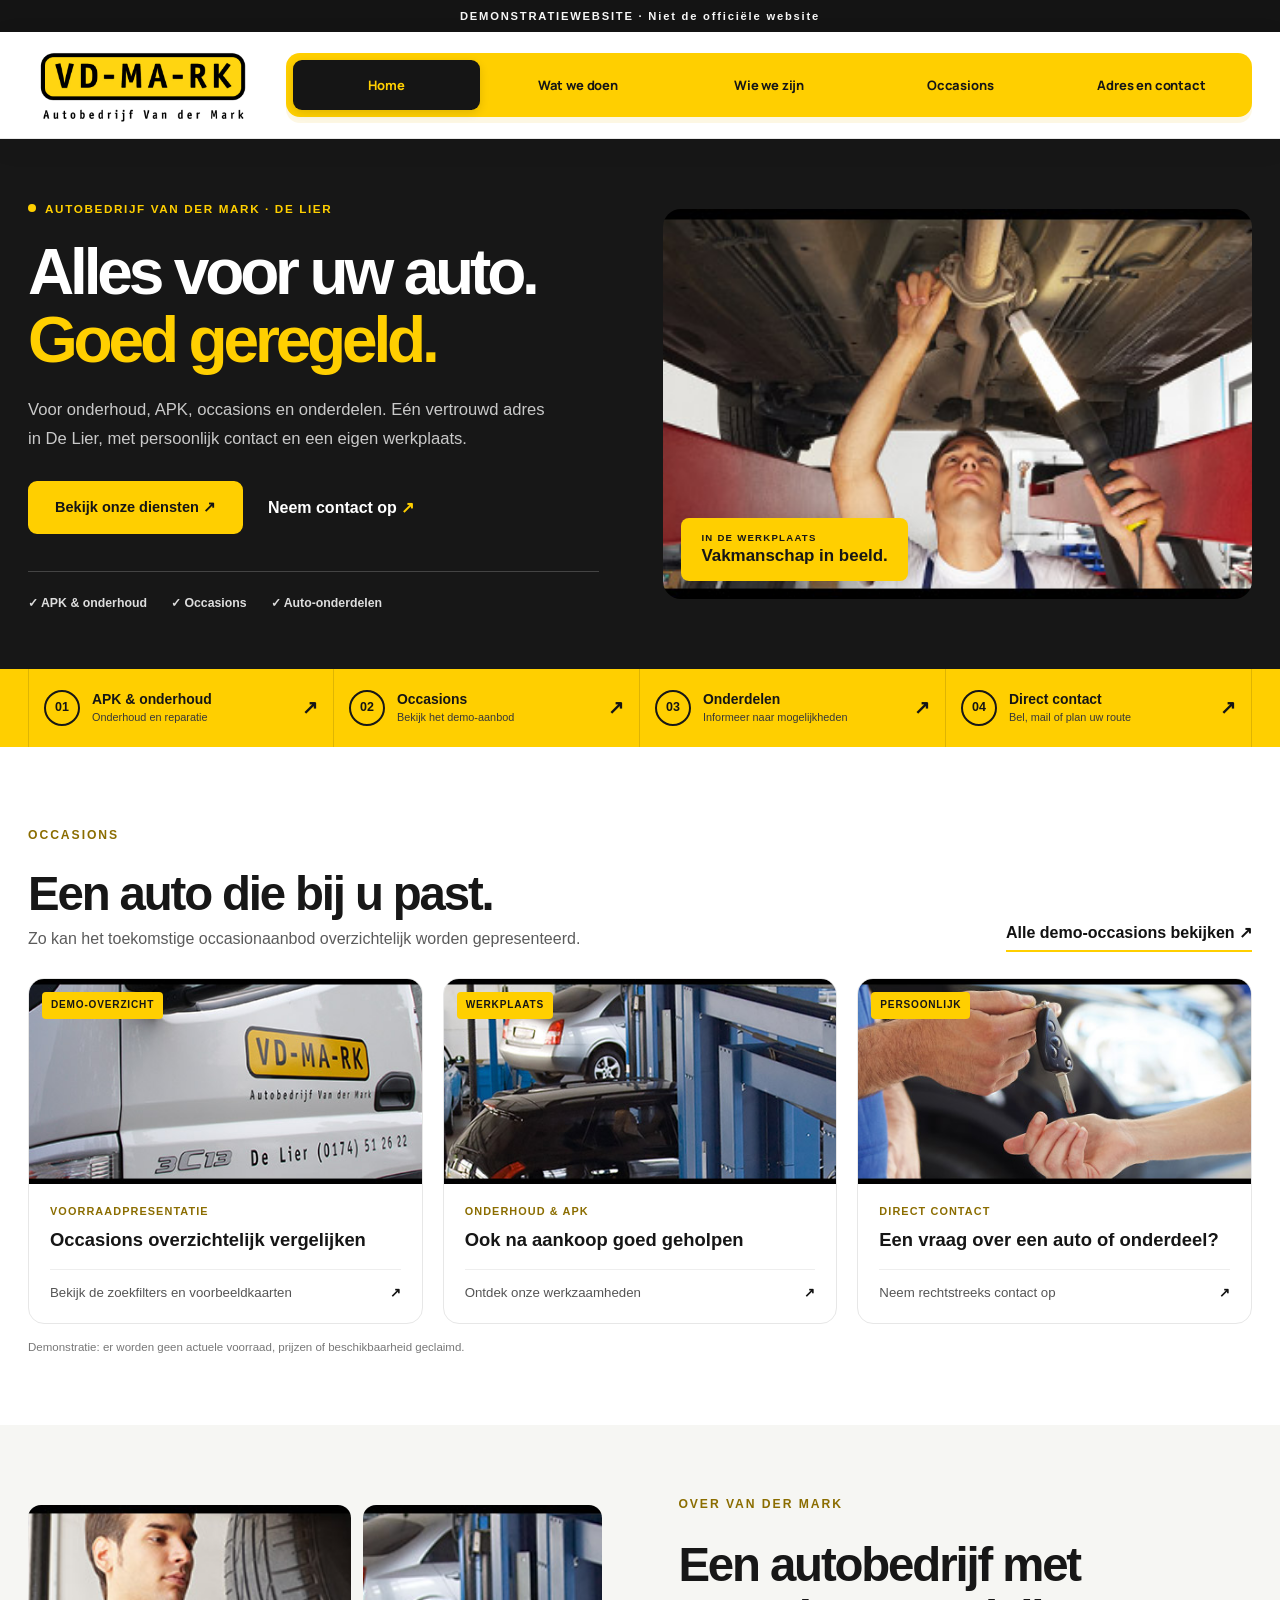
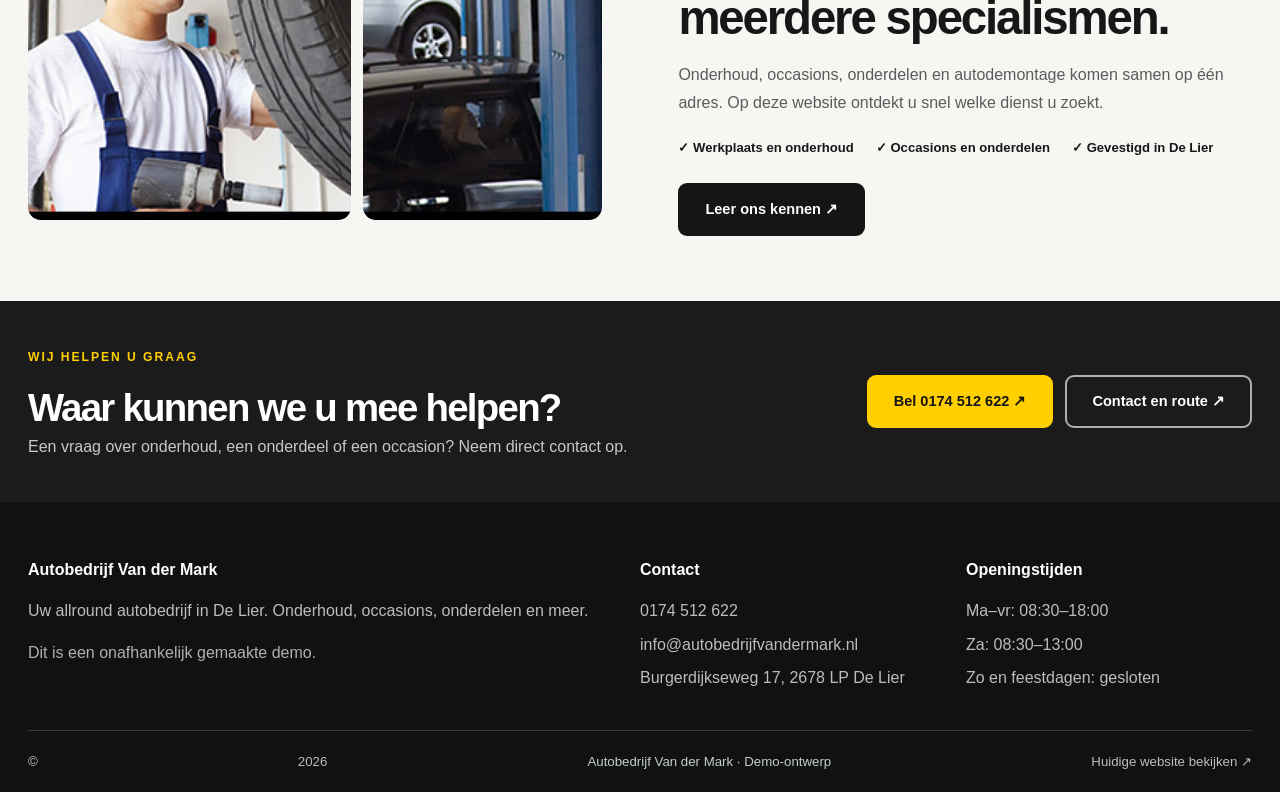
<file: index.html>
<!doctype html><html lang="nl"><head><meta charset="utf-8"><meta name="viewport" content="width=device-width,initial-scale=1"><meta name="description" content="Autobedrijf Van der Mark in De Lier: occasions, APK, onderhoud, auto-onderdelen en autodemontage. Demo-website."><title>Home | Autobedrijf Van der Mark – DEMO</title><link rel="icon" type="image/png" href="images/logo.png"><meta name="theme-color" content="#ffcf00"><meta property="og:type" content="website"><meta property="og:image" content="https://efe076.github.io/VD-MARK/images/logo.png"><link rel="preconnect" href="https://fonts.googleapis.com"><link rel="preconnect" href="https://fonts.gstatic.com" crossorigin><link href="https://fonts.googleapis.com/css2?family=Manrope:wght@500;600;700;800&display=swap" rel="stylesheet"><link rel="stylesheet" href="css/style.css?v=20261028-7"><script src="js/main.js?v=20261028-7" defer></script></head><body><a class="skip-link" href="#main-content">Direct naar inhoud</a><div class="demo-strip">DEMONSTRATIEWEBSITE · Niet de officiële website</div><header class="site-header"><div class="container header-inner"><a href="index.html" class="brand" aria-label="Autobedrijf Van der Mark, naar home"><img class="brand-official-logo" src="images/logo.png" alt="VD-MA-RK — Autobedrijf Van der Mark" width="320" height="124"></a><button id="menu-toggle" class="menu-toggle" aria-controls="main-nav" aria-expanded="false" aria-label="Open navigatie"><span></span><span></span><span></span></button><nav id="main-nav" class="nav" aria-label="Hoofdnavigatie"><a href="index.html" class="active">Home</a><a href="diensten.html" class="">Wat we doen</a><a href="over-ons.html" class="">Wie we zijn</a><a href="occasions.html" class="">Occasions</a><a href="contact.html" class="">Adres en contact</a></nav></div></header><main id="main-content">
<section class="v3-hero"><div class="container v3-hero-grid"><div class="v3-hero-copy"><span class="v3-kicker"><span class="v3-dot"></span> AUTOBEDRIJF VAN DER MARK · DE LIER</span><h1>Alles voor uw auto.<br><span>Goed geregeld.</span></h1><p>Voor onderhoud, APK, occasions en onderdelen. Eén vertrouwd adres in De Lier, met persoonlijk contact en een eigen werkplaats.</p><div class="v3-actions"><a class="btn btn-primary" href="diensten.html">Bekijk onze diensten ↗</a><a class="v3-text-button" href="contact.html">Neem contact op <span>↗</span></a></div><div class="v3-hero-links"><a href="diensten.html">✓ APK & onderhoud</a><a href="occasions.html">✓ Occasions</a><a href="diensten.html">✓ Auto-onderdelen</a></div></div><div class="v3-hero-image"><img src="images/Image7.png" alt="Monteur aan het werk bij Autobedrijf Van der Mark" loading="eager"><div class="v3-image-caption"><span>IN DE WERKPLAATS</span><strong>Vakmanschap in beeld.</strong></div></div></div></section>
<section class="v3-shortcuts"><div class="container v3-shortcut-grid"><a href="diensten.html"><span class="v3-shortcut-icon">01</span><div><strong>APK & onderhoud</strong><small>Onderhoud en reparatie</small></div><b aria-hidden="true">↗</b></a><a href="occasions.html"><span class="v3-shortcut-icon">02</span><div><strong>Occasions</strong><small>Bekijk het demo-aanbod</small></div><b aria-hidden="true">↗</b></a><a href="diensten.html"><span class="v3-shortcut-icon">03</span><div><strong>Onderdelen</strong><small>Informeer naar mogelijkheden</small></div><b aria-hidden="true">↗</b></a><a href="contact.html"><span class="v3-shortcut-icon">04</span><div><strong>Direct contact</strong><small>Bel, mail of plan uw route</small></div><b aria-hidden="true">↗</b></a></div></section>
<section class="v3-showcase"><div class="container"><div class="v3-section-heading"><div><span class="eyebrow">OCCASIONS</span><h2>Een auto die bij u past.</h2><p>Zo kan het toekomstige occasionaanbod overzichtelijk worden gepresenteerd.</p></div><a class="v3-link" href="occasions.html">Alle demo-occasions bekijken ↗</a></div><div class="v3-car-grid"><a class="v3-car-card" href="occasions.html"><div class="v3-car-photo"><img src="images/Image4.png" alt="Voertuig bij het autobedrijf" loading="lazy"><span>DEMO-OVERZICHT</span></div><div class="v3-car-body"><small>VOORRAADPRESENTATIE</small><strong>Occasions overzichtelijk vergelijken</strong><span>Bekijk de zoekfilters en voorbeeldkaarten <b>↗</b></span></div></a><a class="v3-car-card" href="diensten.html"><div class="v3-car-photo"><img src="images/Image3.png" alt="Auto's in de werkplaats" loading="lazy"><span>WERKPLAATS</span></div><div class="v3-car-body"><small>ONDERHOUD & APK</small><strong>Ook na aankoop goed geholpen</strong><span>Ontdek onze werkzaamheden <b>↗</b></span></div></a><a class="v3-car-card" href="contact.html"><div class="v3-car-photo"><img src="images/Image5.png" alt="Werkzaamheden aan een auto" loading="lazy"><span>PERSOONLIJK</span></div><div class="v3-car-body"><small>DIRECT CONTACT</small><strong>Een vraag over een auto of onderdeel?</strong><span>Neem rechtstreeks contact op <b>↗</b></span></div></a></div><p class="v3-disclaimer">Demonstratie: er worden geen actuele voorraad, prijzen of beschikbaarheid geclaimd.</p></div></section>
<section class="v3-about"><div class="container v3-about-grid"><div class="v3-about-images"><img src="images/Image6.png" alt="Werkplaats en dagelijkse werkzaamheden" loading="lazy"><img src="images/Image3.png" alt="Auto's op de hefbrug" loading="lazy"></div><div><span class="eyebrow">OVER VAN DER MARK</span><h2>Een autobedrijf met meerdere specialismen.</h2><p>Onderhoud, occasions, onderdelen en autodemontage komen samen op één adres. Op deze website ontdekt u snel welke dienst u zoekt.</p><div class="v3-about-points"><span>✓ Werkplaats en onderhoud</span><span>✓ Occasions en onderdelen</span><span>✓ Gevestigd in De Lier</span></div><a class="btn btn-dark" href="over-ons.html">Leer ons kennen ↗</a></div></div></section>
<section class="v3-bottom-cta"><div class="container v3-bottom-cta-grid"><div><span class="eyebrow">WIJ HELPEN U GRAAG</span><h2>Waar kunnen we u mee helpen?</h2><p>Een vraag over onderhoud, een onderdeel of een occasion? Neem direct contact op.</p></div><div class="v3-bottom-buttons"><a class="btn btn-primary" href="tel:+31174512622">Bel 0174 512 622 ↗</a><a class="btn btn-outline" href="contact.html">Contact en route ↗</a></div></div></section>
</main><footer class="footer"><div class="container footer-grid"><div><strong>Autobedrijf Van der Mark</strong><p>Uw allround autobedrijf in De Lier. Onderhoud, occasions, onderdelen en meer.</p><span class="muted">Dit is een onafhankelijk gemaakte demo.</span></div><div><strong>Contact</strong><a href="tel:+31174512622">0174 512 622</a><a href="mailto:info@autobedrijfvandermark.nl">info@autobedrijfvandermark.nl</a><span>Burgerdijkseweg 17, 2678 LP De Lier</span></div><div><strong>Openingstijden</strong><span>Ma–vr: 08:30–18:00</span><span>Za: 08:30–13:00</span><span>Zo en feestdagen: gesloten</span></div></div><div class="container footer-bottom">© <span id="year"></span> Autobedrijf Van der Mark · Demo-ontwerp <a href="https://www.autobedrijfvandermark.nl/" target="_blank" rel="noopener noreferrer">Huidige website bekijken ↗</a></div></footer></body></html>
</file>
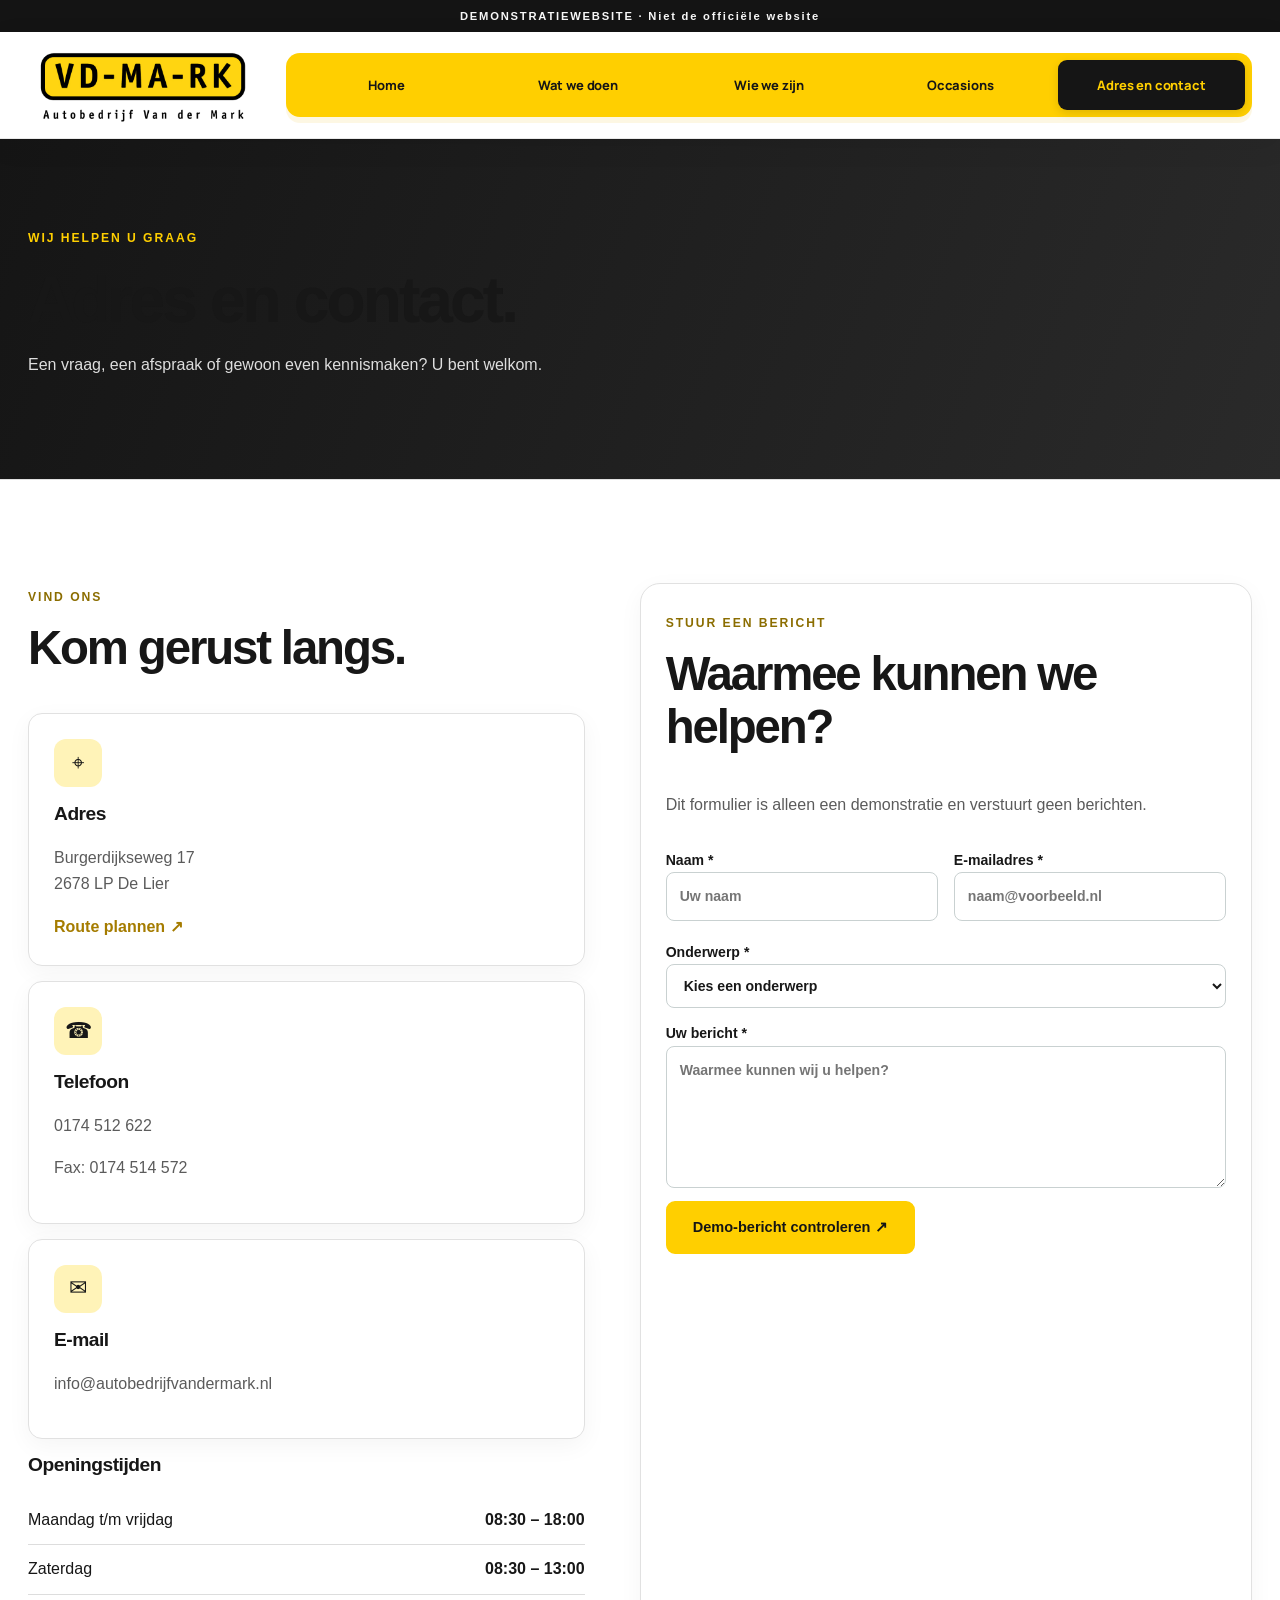
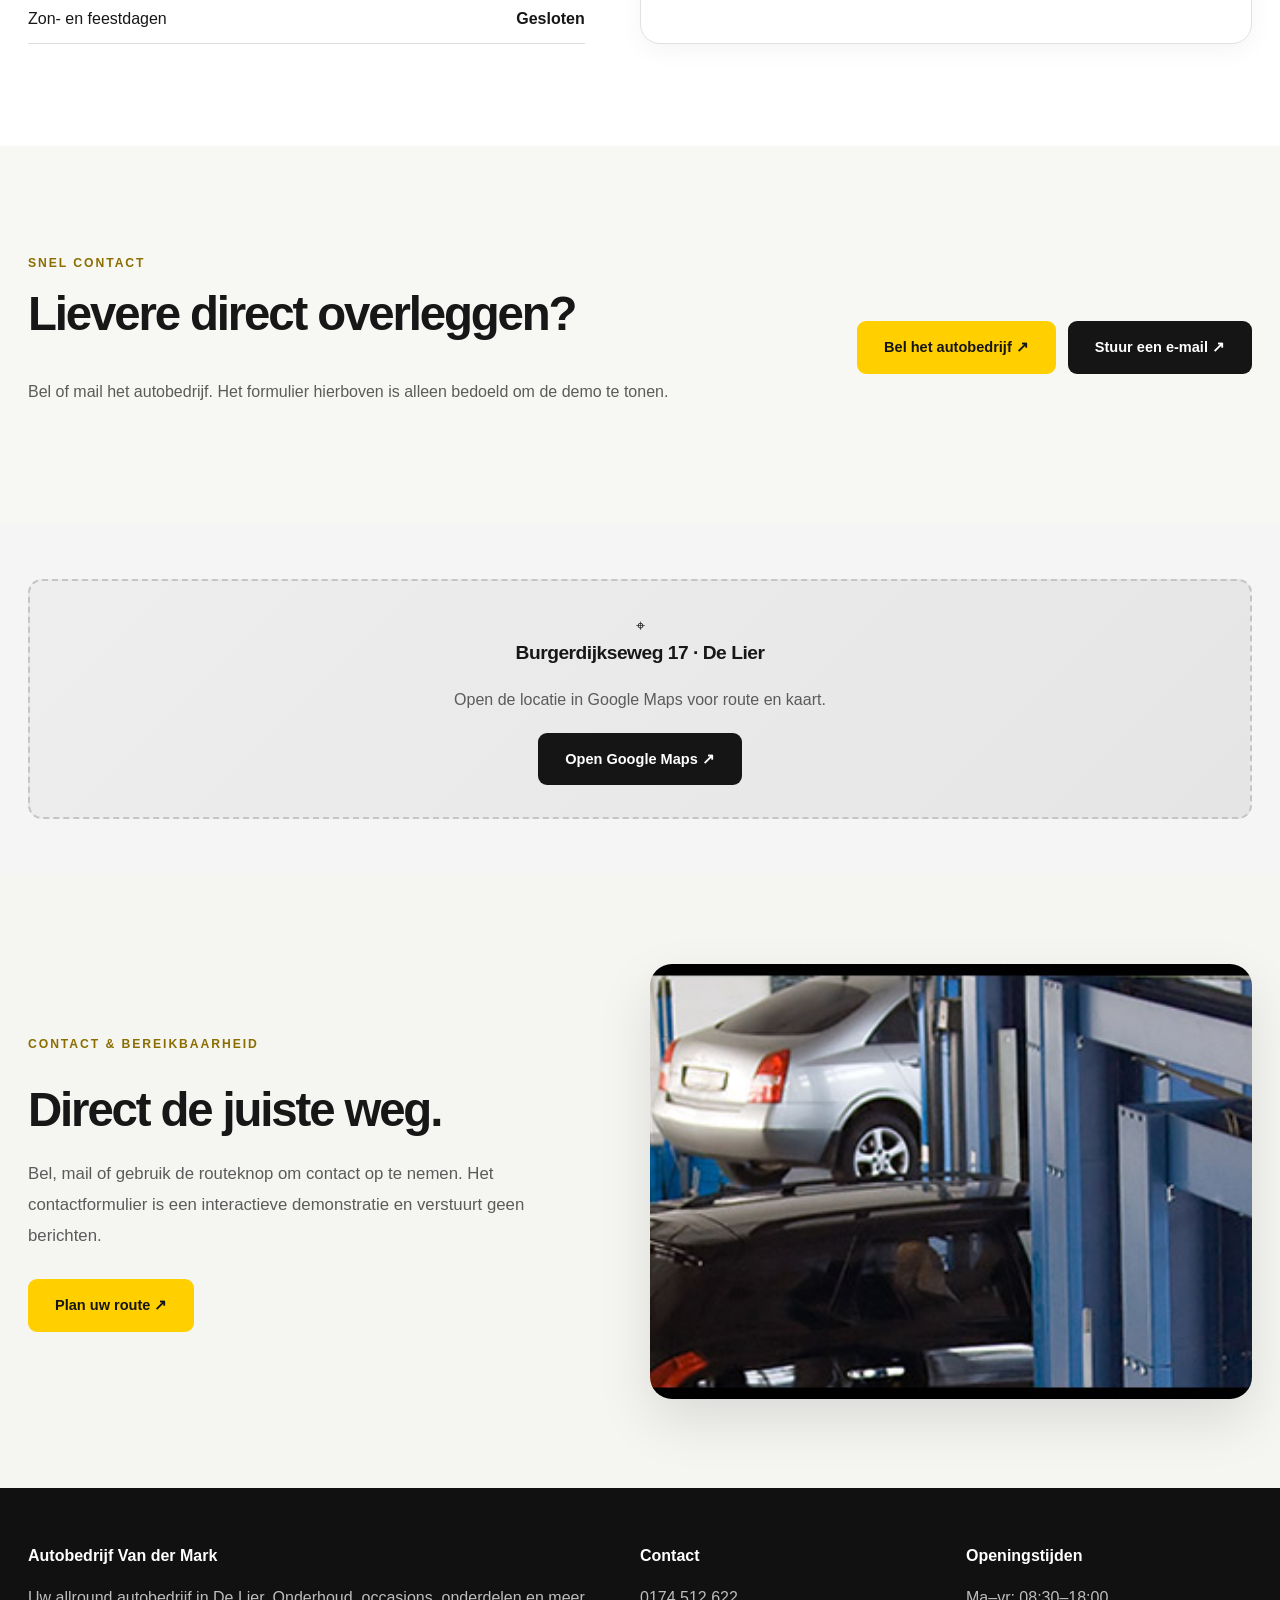
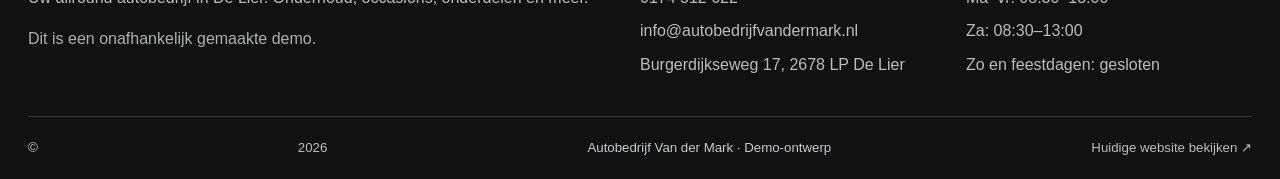
<file: contact.html>
<!doctype html><html lang="nl"><head><meta charset="utf-8"><meta name="viewport" content="width=device-width,initial-scale=1"><meta name="description" content="Autobedrijf Van der Mark in De Lier: occasions, APK, onderhoud, auto-onderdelen en autodemontage. Demo-website."><title>Adres en contact | Autobedrijf Van der Mark – DEMO</title><link rel="icon" type="image/png" href="images/logo.png"><meta name="theme-color" content="#ffcf00"><meta property="og:type" content="website"><meta property="og:image" content="https://efe076.github.io/VD-MARK/images/logo.png"><link rel="preconnect" href="https://fonts.googleapis.com"><link rel="preconnect" href="https://fonts.gstatic.com" crossorigin><link href="https://fonts.googleapis.com/css2?family=Manrope:wght@500;600;700;800&display=swap" rel="stylesheet"><link rel="stylesheet" href="css/style.css?v=20261028-7"><script src="js/main.js?v=20261028-7" defer></script></head><body><a class="skip-link" href="#main-content">Direct naar inhoud</a><div class="demo-strip">DEMONSTRATIEWEBSITE · Niet de officiële website</div><header class="site-header"><div class="container header-inner"><a href="index.html" class="brand" aria-label="Autobedrijf Van der Mark, naar home"><img class="brand-official-logo" src="images/logo.png" alt="VD-MA-RK — Autobedrijf Van der Mark" width="320" height="124"></a><button id="menu-toggle" class="menu-toggle" aria-controls="main-nav" aria-expanded="false" aria-label="Open navigatie"><span></span><span></span><span></span></button><nav id="main-nav" class="nav" aria-label="Hoofdnavigatie"><a href="index.html" class="">Home</a><a href="diensten.html" class="">Wat we doen</a><a href="over-ons.html" class="">Wie we zijn</a><a href="occasions.html" class="">Occasions</a><a href="contact.html" class="active">Adres en contact</a></nav></div></header><main id="main-content"><section class="page-hero"><div class="container"><span class="eyebrow light">WIJ HELPEN U GRAAG</span><h1>Adres en contact.</h1><p>Een vraag, een afspraak of gewoon even kennismaken? U bent welkom.</p></div></section><section class="section"><div class="container contact-grid"><div><span class="eyebrow">VIND ONS</span><h2>Kom gerust langs.</h2><div class="contact-detail"><span class="detail-icon">⌖</span><div><h3>Adres</h3><p>Burgerdijkseweg 17<br>2678 LP De Lier</p><a class="text-link" href="https://www.google.com/maps/search/?api=1&query=Burgerdijkseweg+17+2678+LP+De+Lier" target="_blank" rel="noopener noreferrer">Route plannen ↗</a></div></div><div class="contact-detail"><span class="detail-icon">☎</span><div><h3>Telefoon</h3><p><a href="tel:+31174512622">0174 512 622</a></p><p>Fax: 0174 514 572</p></div></div><div class="contact-detail"><span class="detail-icon">✉</span><div><h3>E-mail</h3><p><a href="mailto:info@autobedrijfvandermark.nl">info@autobedrijfvandermark.nl</a></p></div></div><div class="hours"><h3>Openingstijden</h3><div><span>Maandag t/m vrijdag</span><b>08:30 – 18:00</b></div><div><span>Zaterdag</span><b>08:30 – 13:00</b></div><div><span>Zon- en feestdagen</span><b>Gesloten</b></div></div></div><div class="form-panel"><span class="eyebrow">STUUR EEN BERICHT</span><h2>Waarmee kunnen we helpen?</h2><p>Dit formulier is alleen een demonstratie en verstuurt geen berichten.</p><form id="contact-form" novalidate><div class="form-row"><label>Naam *<input name="name" autocomplete="name" required minlength="2" placeholder="Uw naam"></label><label>E-mailadres *<input type="email" name="email" autocomplete="email" required placeholder="naam@voorbeeld.nl"></label></div><label>Onderwerp *<select name="subject" required><option value="">Kies een onderwerp</option><option>APK en onderhoud</option><option>Occasions</option><option>Onderdelen</option><option>Overig</option></select></label><label>Uw bericht *<textarea name="message" rows="5" required minlength="10" placeholder="Waarmee kunnen wij u helpen?"></textarea></label><button type="submit" class="btn btn-primary">Demo-bericht controleren ↗</button><p id="form-status" class="form-status" role="status" aria-live="polite"></p></form></div></div></section><section class="section section-muted"><div class="container contact-next"><div><span class="eyebrow">SNEL CONTACT</span><h2>Lievere direct overleggen?</h2><p>Bel of mail het autobedrijf. Het formulier hierboven is alleen bedoeld om de demo te tonen.</p></div><div class="actions"><a class="btn btn-primary" href="tel:+31174512622">Bel het autobedrijf ↗</a><a class="btn btn-dark" href="mailto:info@autobedrijfvandermark.nl">Stuur een e-mail ↗</a></div></div></section><section class="map-section"><div class="container"><div class="map-placeholder"><span>⌖</span><h3>Burgerdijkseweg 17 · De Lier</h3><p>Open de locatie in Google Maps voor route en kaart.</p><a class="btn btn-dark" href="https://www.google.com/maps/search/?api=1&query=Burgerdijkseweg+17+2678+LP+De+Lier" target="_blank" rel="noopener noreferrer">Open Google Maps ↗</a></div></div></section><section class="premium-feature"><div class="container premium-feature-grid"><div><span class="eyebrow">CONTACT & BEREIKBAARHEID</span><h2>Direct de juiste weg.</h2><p>Bel, mail of gebruik de routeknop om contact op te nemen. Het contactformulier is een interactieve demonstratie en verstuurt geen berichten.</p><a class="btn btn-primary" href="https://www.google.com/maps/search/?api=1&amp;query=Burgerdijkseweg+17+2678+LP+De+Lier" target="_blank" rel="noopener noreferrer">Plan uw route ↗</a></div><img src="images/Image3.png" alt="Werkplaats van Autobedrijf Van der Mark" loading="lazy"></div></section></main><footer class="footer"><div class="container footer-grid"><div><strong>Autobedrijf Van der Mark</strong><p>Uw allround autobedrijf in De Lier. Onderhoud, occasions, onderdelen en meer.</p><span class="muted">Dit is een onafhankelijk gemaakte demo.</span></div><div><strong>Contact</strong><a href="tel:+31174512622">0174 512 622</a><a href="mailto:info@autobedrijfvandermark.nl">info@autobedrijfvandermark.nl</a><span>Burgerdijkseweg 17, 2678 LP De Lier</span></div><div><strong>Openingstijden</strong><span>Ma–vr: 08:30–18:00</span><span>Za: 08:30–13:00</span><span>Zo en feestdagen: gesloten</span></div></div><div class="container footer-bottom">© <span id="year"></span> Autobedrijf Van der Mark · Demo-ontwerp <a href="https://www.autobedrijfvandermark.nl/" target="_blank" rel="noopener noreferrer">Huidige website bekijken ↗</a></div></footer></body></html>
</file>
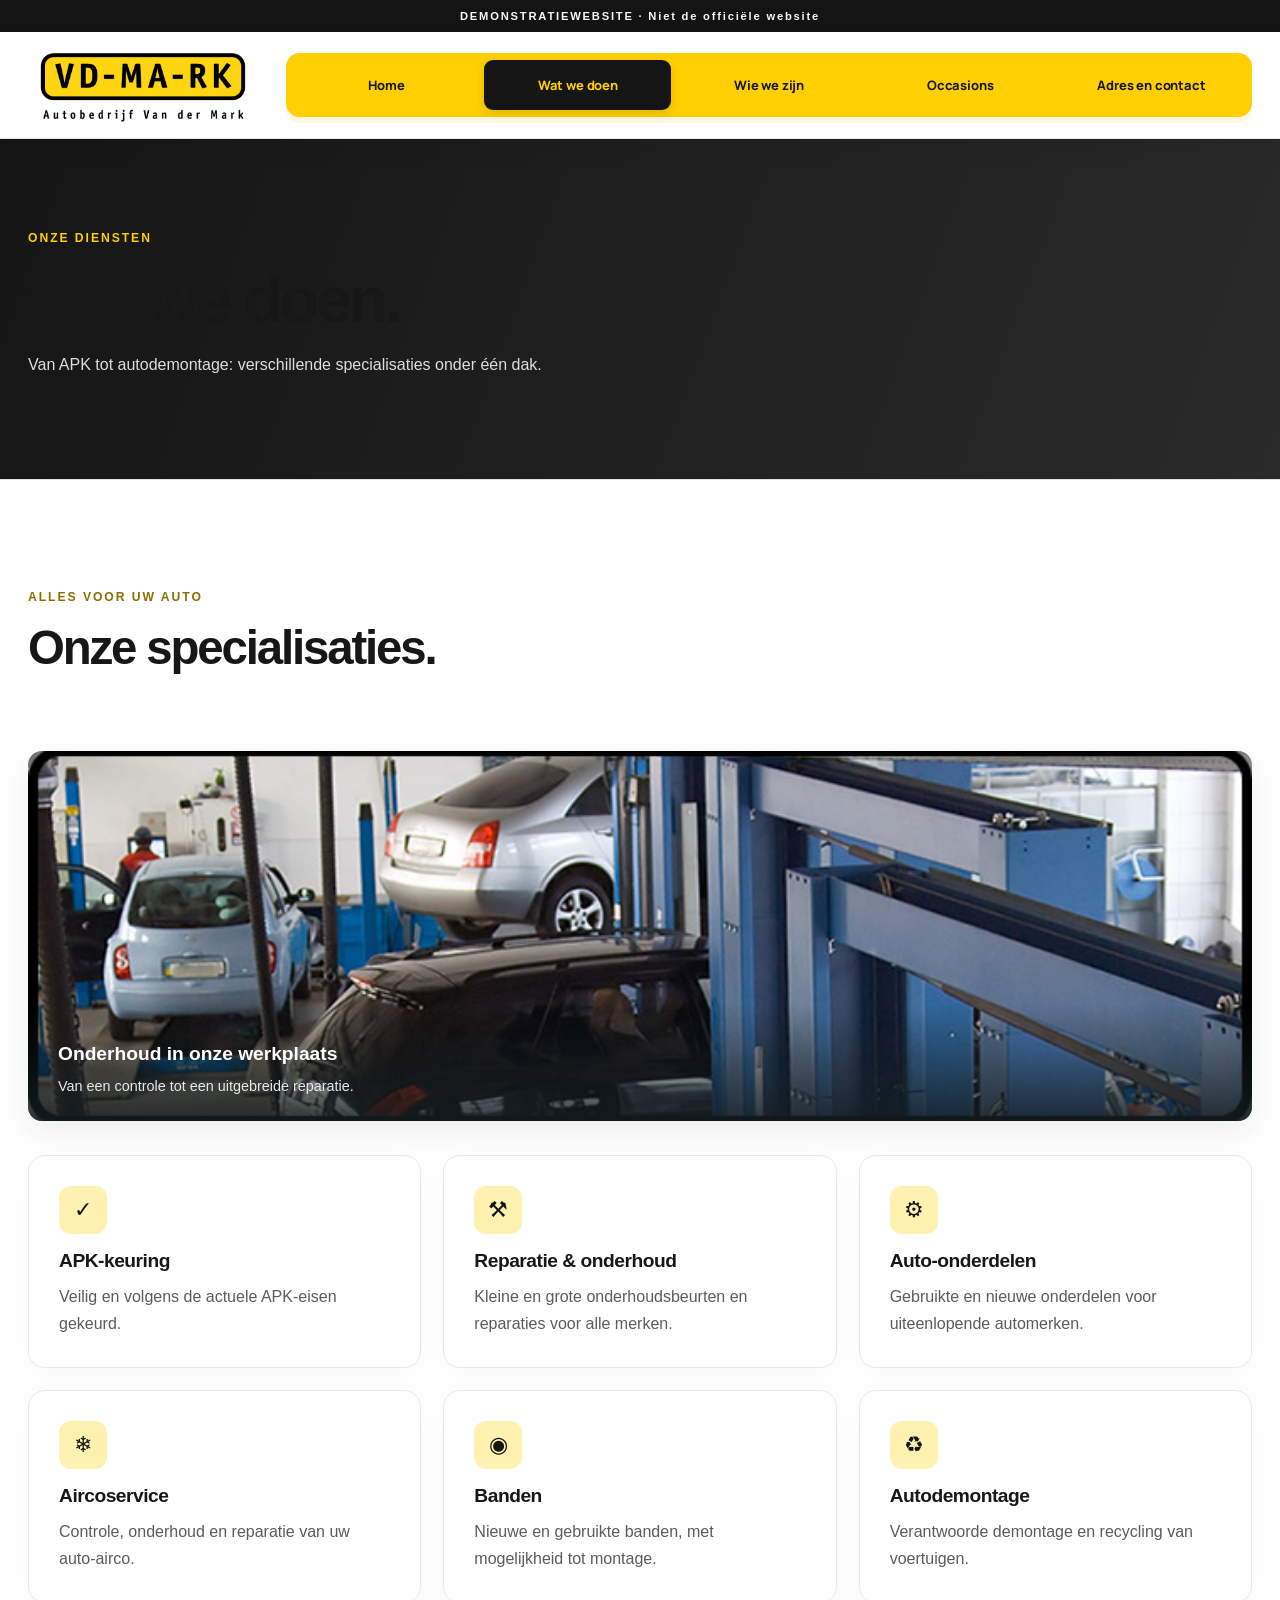
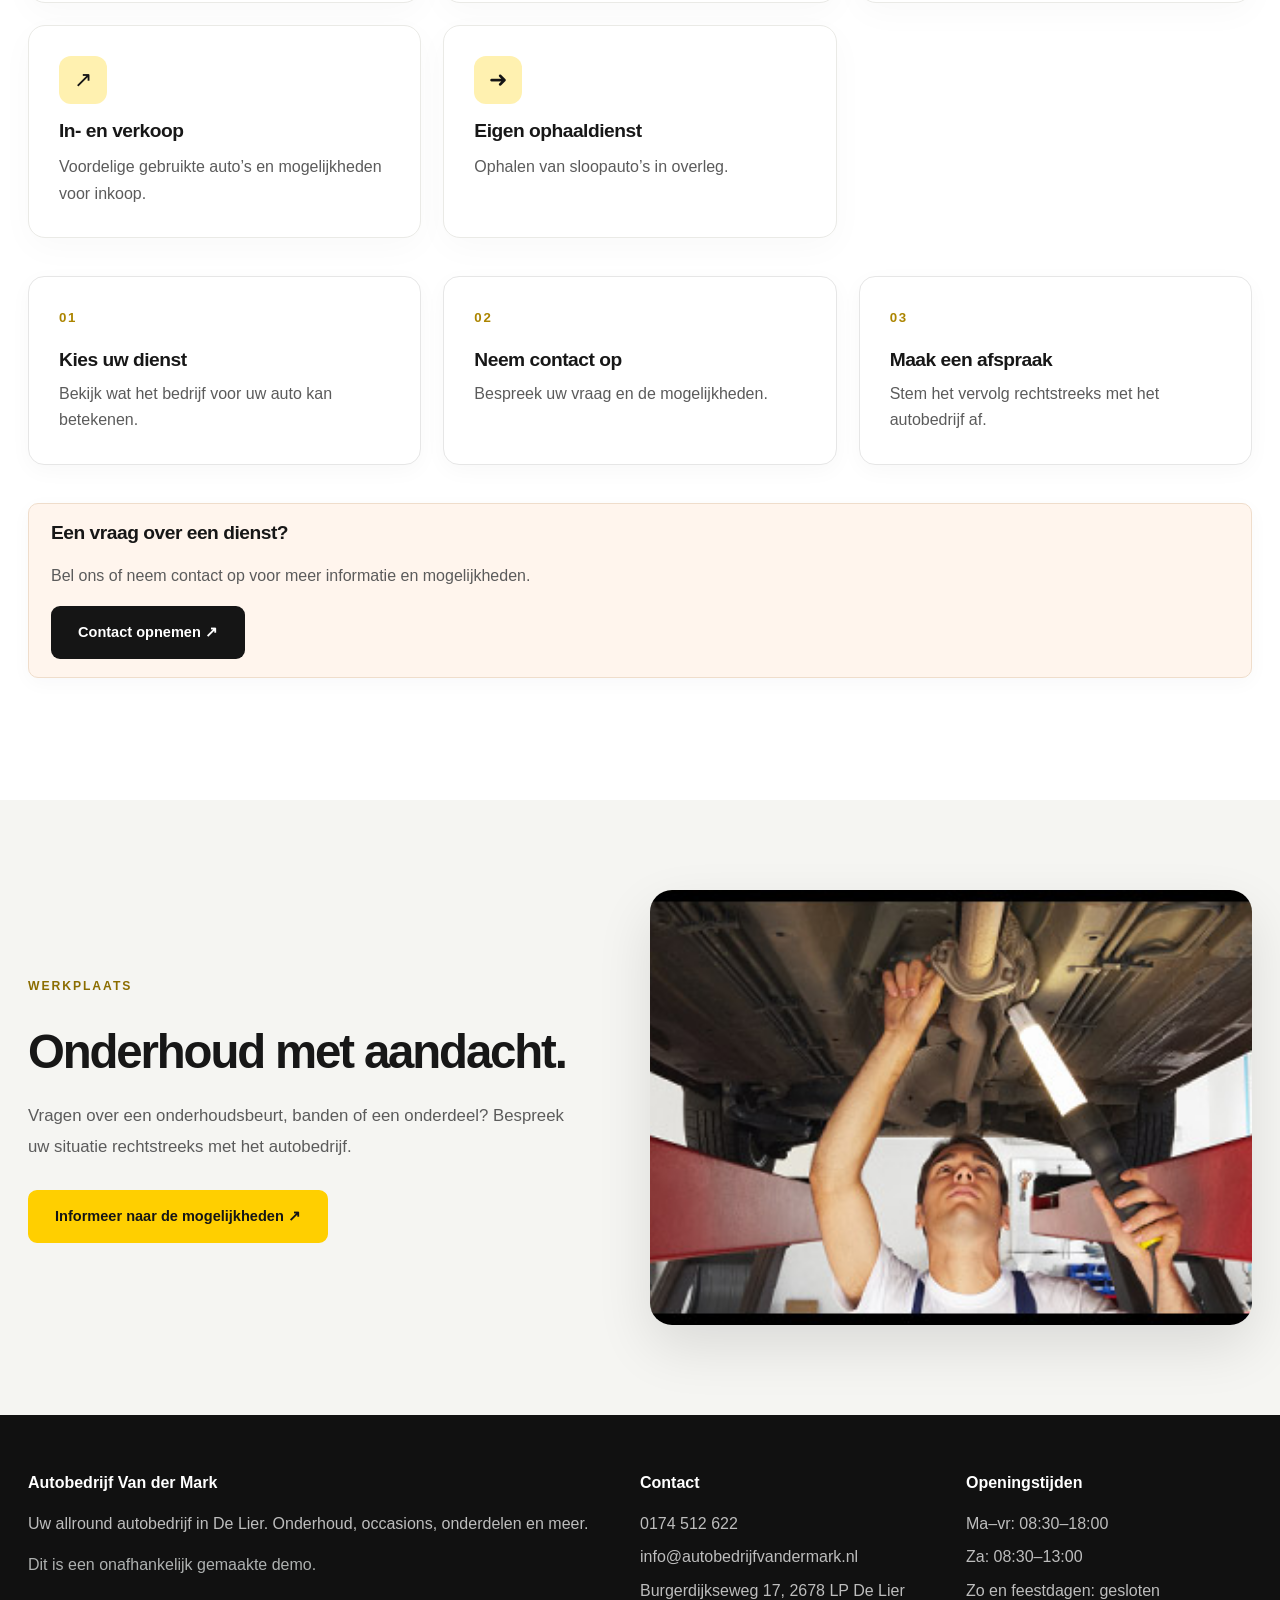
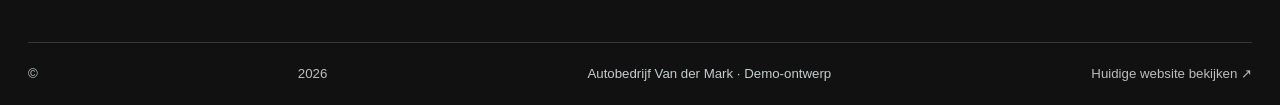
<file: diensten.html>
<!doctype html><html lang="nl"><head><meta charset="utf-8"><meta name="viewport" content="width=device-width,initial-scale=1"><meta name="description" content="Autobedrijf Van der Mark in De Lier: occasions, APK, onderhoud, auto-onderdelen en autodemontage. Demo-website."><title>Wat we doen | Autobedrijf Van der Mark – DEMO</title><link rel="icon" type="image/png" href="images/logo.png"><meta name="theme-color" content="#ffcf00"><meta property="og:type" content="website"><meta property="og:image" content="https://efe076.github.io/VD-MARK/images/logo.png"><link rel="preconnect" href="https://fonts.googleapis.com"><link rel="preconnect" href="https://fonts.gstatic.com" crossorigin><link href="https://fonts.googleapis.com/css2?family=Manrope:wght@500;600;700;800&display=swap" rel="stylesheet"><link rel="stylesheet" href="css/style.css?v=20261028-7"><script src="js/main.js?v=20261028-7" defer></script></head><body><a class="skip-link" href="#main-content">Direct naar inhoud</a><div class="demo-strip">DEMONSTRATIEWEBSITE · Niet de officiële website</div><header class="site-header"><div class="container header-inner"><a href="index.html" class="brand" aria-label="Autobedrijf Van der Mark, naar home"><img class="brand-official-logo" src="images/logo.png" alt="VD-MA-RK — Autobedrijf Van der Mark" width="320" height="124"></a><button id="menu-toggle" class="menu-toggle" aria-controls="main-nav" aria-expanded="false" aria-label="Open navigatie"><span></span><span></span><span></span></button><nav id="main-nav" class="nav" aria-label="Hoofdnavigatie"><a href="index.html" class="">Home</a><a href="diensten.html" class="active">Wat we doen</a><a href="over-ons.html" class="">Wie we zijn</a><a href="occasions.html" class="">Occasions</a><a href="contact.html" class="">Adres en contact</a></nav></div></header><main id="main-content"><section class="page-hero"><div class="container"><span class="eyebrow light">ONZE DIENSTEN</span><h1>Wat we doen.</h1><p>Van APK tot autodemontage: verschillende specialisaties onder één dak.</p></div></section><section class="section"><div class="container"><div class="section-head"><div><span class="eyebrow">ALLES VOOR UW AUTO</span><h2>Onze specialisaties.</h2></div></div><div class="editorial-photo"><img src="images/Image3.png" alt="Auto’s op hefbruggen in de werkplaats" onerror="this.onerror=null;this.src='images/workshop.svg'" loading="lazy"><div class="editorial-photo-caption"><strong>Onderhoud in onze werkplaats</strong><span>Van een controle tot een uitgebreide reparatie.</span></div></div><div class="services-grid"><article class="service-card"><div class="service-icon">✓</div><h3>APK-keuring</h3><p>Veilig en volgens de actuele APK-eisen gekeurd.</p></article><article class="service-card"><div class="service-icon">⚒</div><h3>Reparatie & onderhoud</h3><p>Kleine en grote onderhoudsbeurten en reparaties voor alle merken.</p></article><article class="service-card"><div class="service-icon">⚙</div><h3>Auto-onderdelen</h3><p>Gebruikte en nieuwe onderdelen voor uiteenlopende automerken.</p></article><article class="service-card"><div class="service-icon">❄</div><h3>Aircoservice</h3><p>Controle, onderhoud en reparatie van uw auto-airco.</p></article><article class="service-card"><div class="service-icon">◉</div><h3>Banden</h3><p>Nieuwe en gebruikte banden, met mogelijkheid tot montage.</p></article><article class="service-card"><div class="service-icon">♻</div><h3>Autodemontage</h3><p>Verantwoorde demontage en recycling van voertuigen.</p></article><article class="service-card"><div class="service-icon">↗</div><h3>In- en verkoop</h3><p>Voordelige gebruikte auto’s en mogelijkheden voor inkoop.</p></article><article class="service-card"><div class="service-icon">➜</div><h3>Eigen ophaaldienst</h3><p>Ophalen van sloopauto’s in overleg.</p></article></div><div class="service-steps"><div><span>01</span><h3>Kies uw dienst</h3><p>Bekijk wat het bedrijf voor uw auto kan betekenen.</p></div><div><span>02</span><h3>Neem contact op</h3><p>Bespreek uw vraag en de mogelijkheden.</p></div><div><span>03</span><h3>Maak een afspraak</h3><p>Stem het vervolg rechtstreeks met het autobedrijf af.</p></div></div><div class="info-banner"><div><h3>Een vraag over een dienst?</h3><p>Bel ons of neem contact op voor meer informatie en mogelijkheden.</p></div><a class="btn btn-dark" href="contact.html">Contact opnemen ↗</a></div></div></section><section class="premium-feature"><div class="container premium-feature-grid"><div><span class="eyebrow">WERKPLAATS</span><h2>Onderhoud met aandacht.</h2><p>Vragen over een onderhoudsbeurt, banden of een onderdeel? Bespreek uw situatie rechtstreeks met het autobedrijf.</p><a class="btn btn-primary" href="contact.html">Informeer naar de mogelijkheden ↗</a></div><img src="images/Image7.png" alt="Monteur aan het werk onder een auto" loading="lazy"></div></section></main><footer class="footer"><div class="container footer-grid"><div><strong>Autobedrijf Van der Mark</strong><p>Uw allround autobedrijf in De Lier. Onderhoud, occasions, onderdelen en meer.</p><span class="muted">Dit is een onafhankelijk gemaakte demo.</span></div><div><strong>Contact</strong><a href="tel:+31174512622">0174 512 622</a><a href="mailto:info@autobedrijfvandermark.nl">info@autobedrijfvandermark.nl</a><span>Burgerdijkseweg 17, 2678 LP De Lier</span></div><div><strong>Openingstijden</strong><span>Ma–vr: 08:30–18:00</span><span>Za: 08:30–13:00</span><span>Zo en feestdagen: gesloten</span></div></div><div class="container footer-bottom">© <span id="year"></span> Autobedrijf Van der Mark · Demo-ontwerp <a href="https://www.autobedrijfvandermark.nl/" target="_blank" rel="noopener noreferrer">Huidige website bekijken ↗</a></div></footer></body></html>
</file>
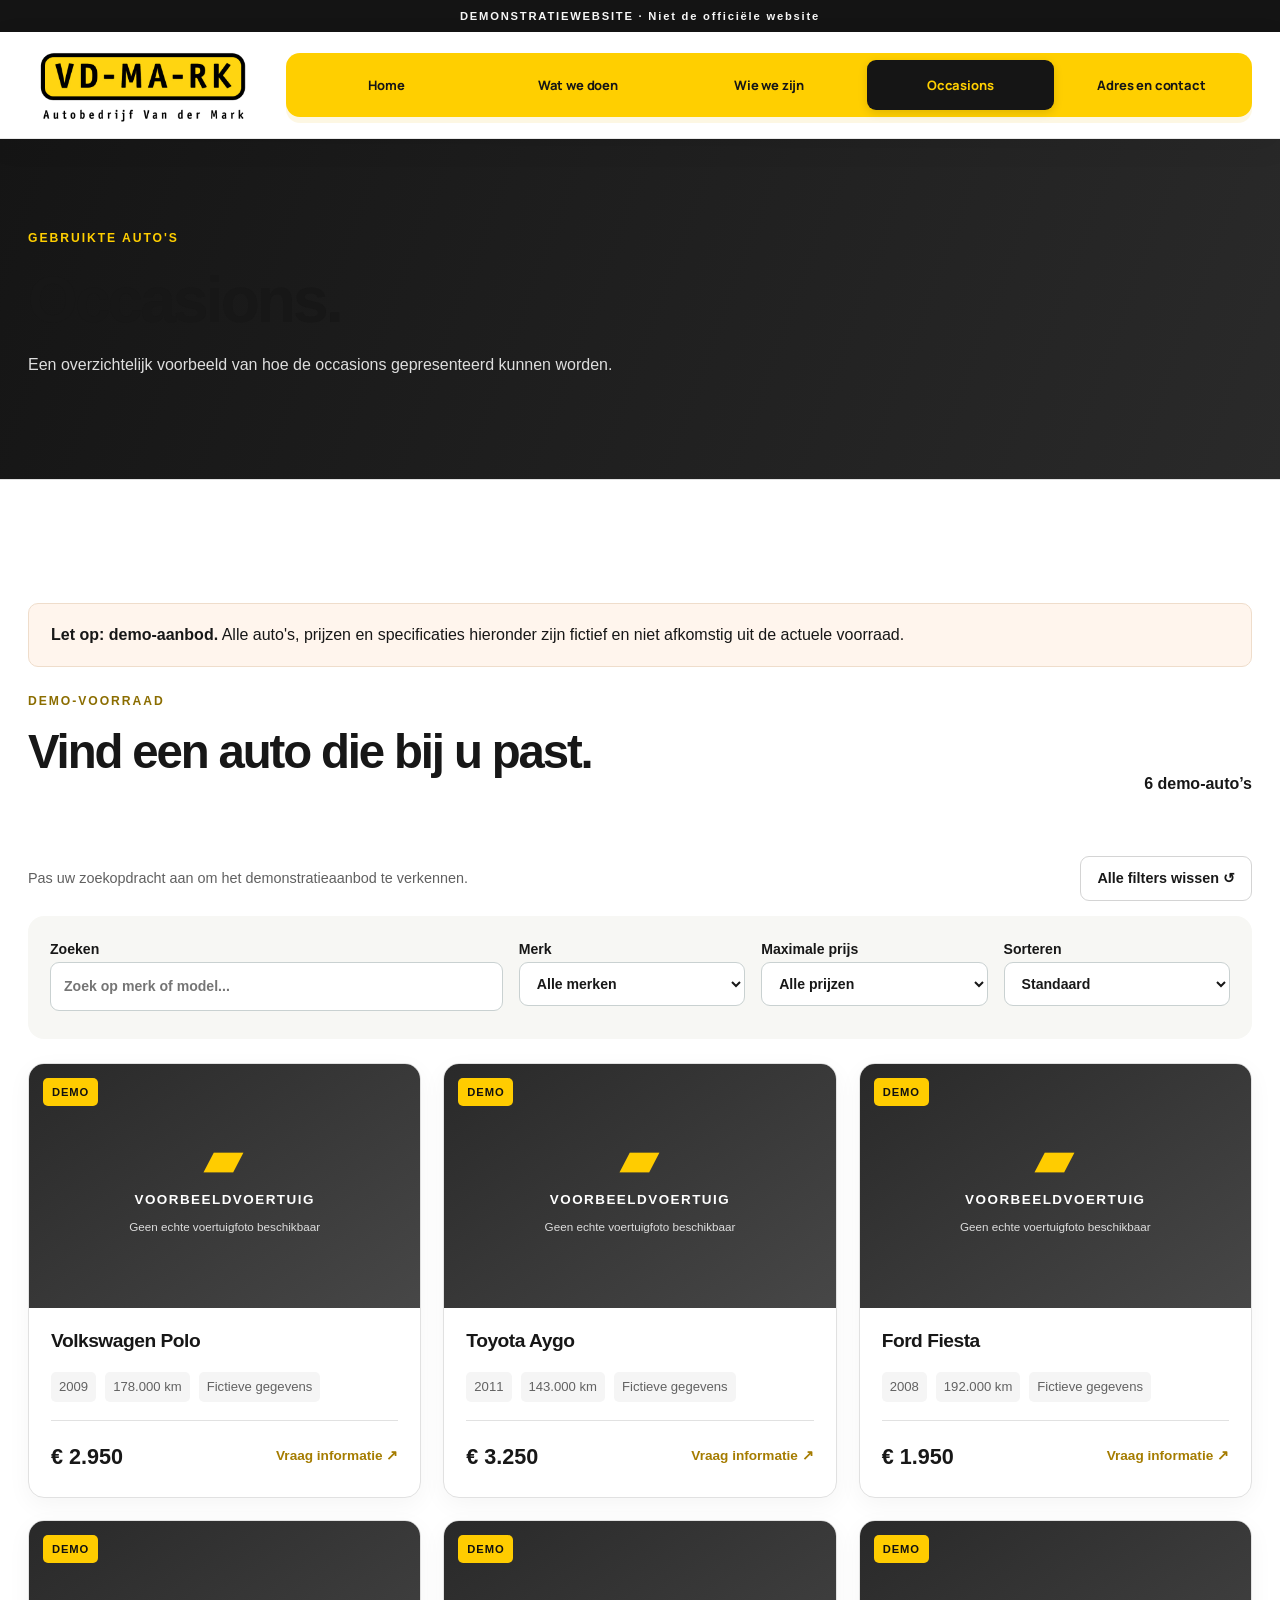
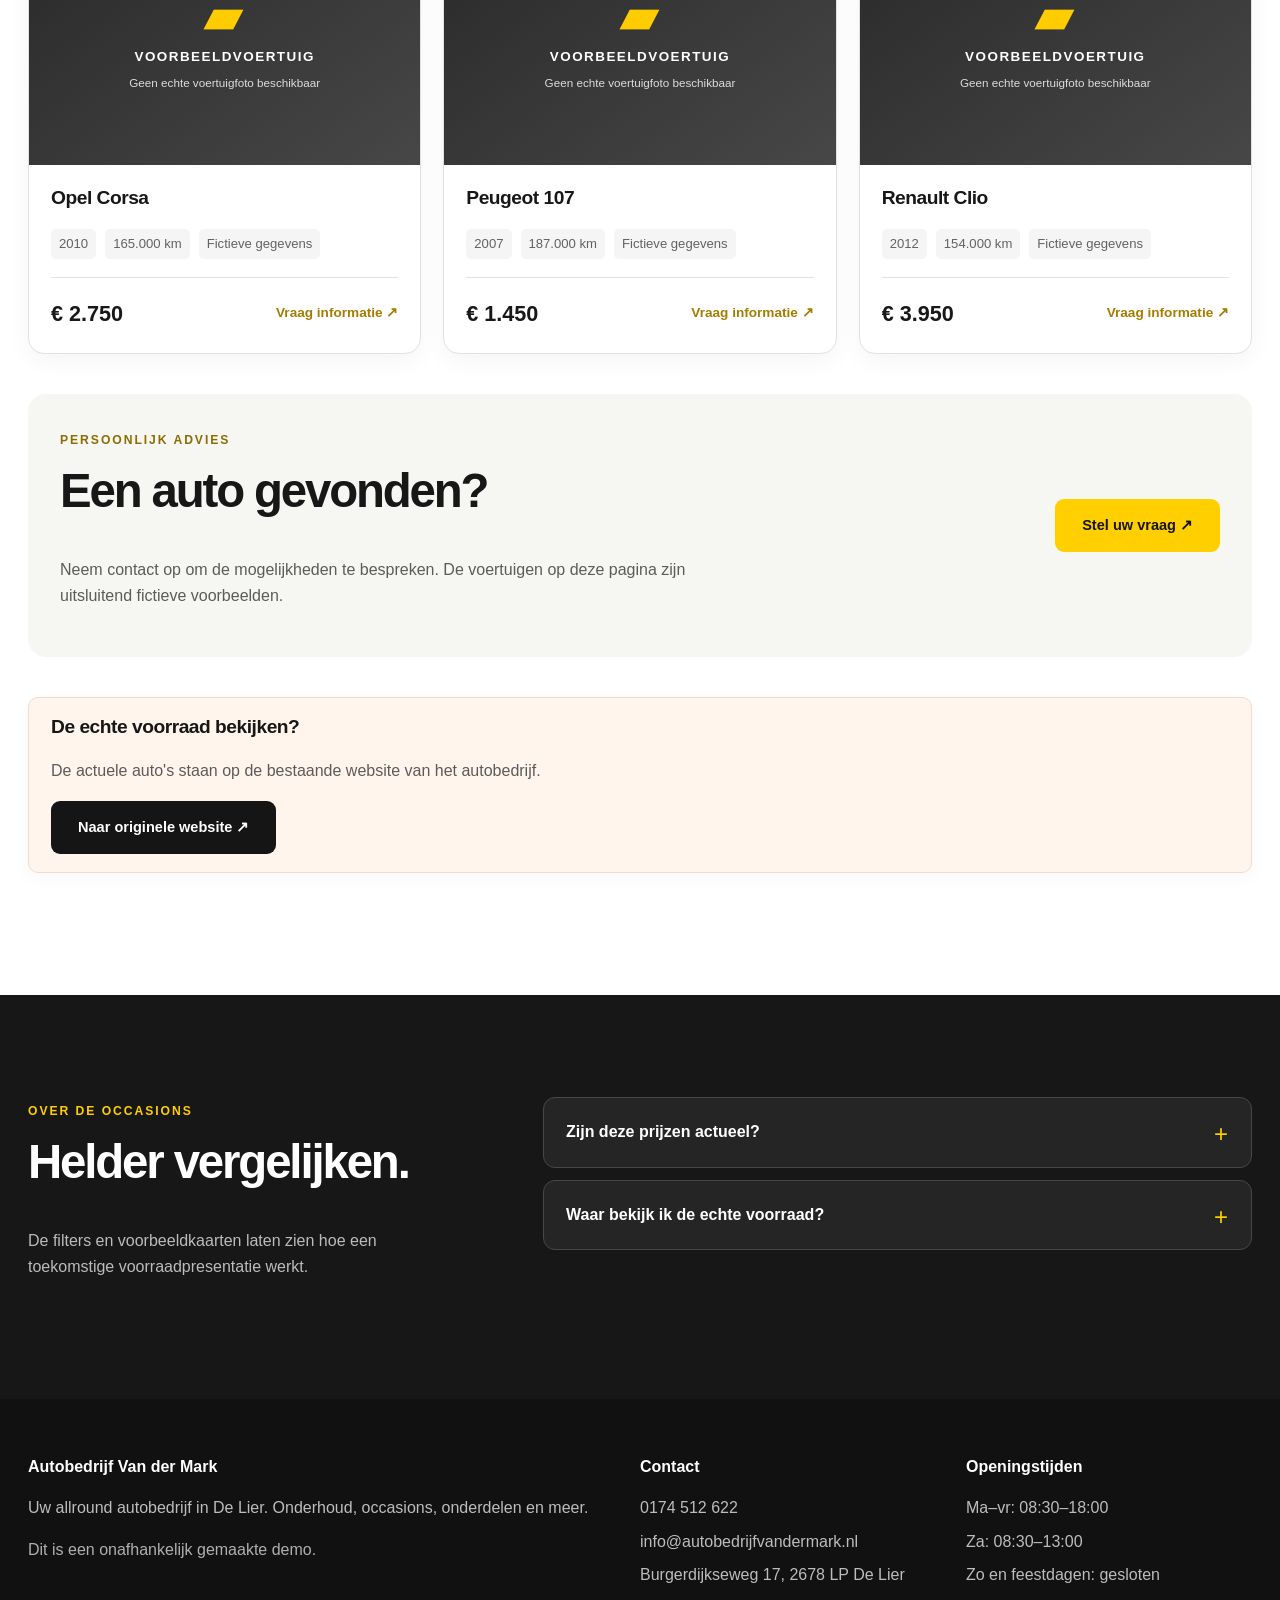
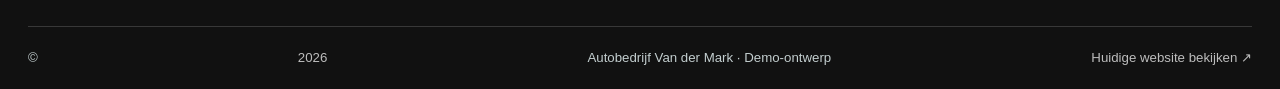
<file: occasions.html>
<!doctype html><html lang="nl"><head><meta charset="utf-8"><meta name="viewport" content="width=device-width,initial-scale=1"><meta name="description" content="Autobedrijf Van der Mark in De Lier: occasions, APK, onderhoud, auto-onderdelen en autodemontage. Demo-website."><title>Occasions | Autobedrijf Van der Mark – DEMO</title><link rel="icon" type="image/png" href="images/logo.png"><meta name="theme-color" content="#ffcf00"><meta property="og:type" content="website"><meta property="og:image" content="https://efe076.github.io/VD-MARK/images/logo.png"><link rel="preconnect" href="https://fonts.googleapis.com"><link rel="preconnect" href="https://fonts.gstatic.com" crossorigin><link href="https://fonts.googleapis.com/css2?family=Manrope:wght@500;600;700;800&display=swap" rel="stylesheet"><link rel="stylesheet" href="css/style.css?v=20261028-7"><script src="js/main.js?v=20261028-7" defer></script><script src="js/occasions.js?v=20261028-3" defer></script></head><body><a class="skip-link" href="#main-content">Direct naar inhoud</a><div class="demo-strip">DEMONSTRATIEWEBSITE · Niet de officiële website</div><header class="site-header"><div class="container header-inner"><a href="index.html" class="brand" aria-label="Autobedrijf Van der Mark, naar home"><img class="brand-official-logo" src="images/logo.png" alt="VD-MA-RK — Autobedrijf Van der Mark" width="320" height="124"></a><button id="menu-toggle" class="menu-toggle" aria-controls="main-nav" aria-expanded="false" aria-label="Open navigatie"><span></span><span></span><span></span></button><nav id="main-nav" class="nav" aria-label="Hoofdnavigatie"><a href="index.html" class="">Home</a><a href="diensten.html" class="">Wat we doen</a><a href="over-ons.html" class="">Wie we zijn</a><a href="occasions.html" class="active">Occasions</a><a href="contact.html" class="">Adres en contact</a></nav></div></header><main id="main-content"><section class="page-hero"><div class="container"><span class="eyebrow light">GEBRUIKTE AUTO'S</span><h1>Occasions.</h1><p>Een overzichtelijk voorbeeld van hoe de occasions gepresenteerd kunnen worden.</p></div></section><section class="section"><div class="container"><div class="demo-notice"><strong>Let op: demo-aanbod.</strong> Alle auto's, prijzen en specificaties hieronder zijn fictief en niet afkomstig uit de actuele voorraad.</div><div class="section-head"><div><span class="eyebrow">DEMO-VOORRAAD</span><h2>Vind een auto die bij u past.</h2></div><span id="results-count" class="results-count" aria-live="polite"></span></div><div class="inventory-actions"><span>Pas uw zoekopdracht aan om het demonstratieaanbod te verkennen.</span><button id="reset-filters" type="button" class="reset-filters">Alle filters wissen ↺</button></div><div class="filters"><label>Zoeken<input id="car-search" type="search" placeholder="Zoek op merk of model..."></label><label>Merk<select id="brand-filter"><option value="">Alle merken</option></select></label><label>Maximale prijs<select id="price-filter"><option value="">Alle prijzen</option><option value="1500">Tot € 1.500</option><option value="3000">Tot € 3.000</option><option value="5000">Tot € 5.000</option></select></label><label>Sorteren<select id="sort-filter"><option value="default">Standaard</option><option value="price-asc">Prijs: laag naar hoog</option><option value="price-desc">Prijs: hoog naar laag</option><option value="year-desc">Bouwjaar: nieuwste eerst</option></select></label></div><div id="car-grid" class="car-grid" aria-live="polite"></div><p id="no-results" class="empty-state" hidden>Geen demo-auto's gevonden. Pas uw filters aan.</p><div class="occasion-help"><div><span class="eyebrow">PERSOONLIJK ADVIES</span><h2>Een auto gevonden?</h2><p>Neem contact op om de mogelijkheden te bespreken. De voertuigen op deze pagina zijn uitsluitend fictieve voorbeelden.</p></div><a class="btn btn-primary" href="contact.html">Stel uw vraag ↗</a></div><div class="info-banner"><div><h3>De echte voorraad bekijken?</h3><p>De actuele auto's staan op de bestaande website van het autobedrijf.</p></div><a class="btn btn-dark" href="https://www.autobedrijfvandermark.nl/occasions" target="_blank" rel="noopener noreferrer">Naar originele website ↗</a></div></div></section><section class="premium-faq"><div class="container premium-faq-grid"><div><span class="eyebrow">OVER DE OCCASIONS</span><h2>Helder vergelijken.</h2><p>De filters en voorbeeldkaarten laten zien hoe een toekomstige voorraadpresentatie werkt.</p></div><div class="premium-questions"><details><summary>Zijn deze prijzen actueel?</summary><p>Nee, alle getoonde auto's en prijzen zijn fictieve demo-inhoud.</p></details><details><summary>Waar bekijk ik de echte voorraad?</summary><p>Via de link naar de huidige website bovenaan deze pagina.</p></details></div></div></section></main><footer class="footer"><div class="container footer-grid"><div><strong>Autobedrijf Van der Mark</strong><p>Uw allround autobedrijf in De Lier. Onderhoud, occasions, onderdelen en meer.</p><span class="muted">Dit is een onafhankelijk gemaakte demo.</span></div><div><strong>Contact</strong><a href="tel:+31174512622">0174 512 622</a><a href="mailto:info@autobedrijfvandermark.nl">info@autobedrijfvandermark.nl</a><span>Burgerdijkseweg 17, 2678 LP De Lier</span></div><div><strong>Openingstijden</strong><span>Ma–vr: 08:30–18:00</span><span>Za: 08:30–13:00</span><span>Zo en feestdagen: gesloten</span></div></div><div class="container footer-bottom">© <span id="year"></span> Autobedrijf Van der Mark · Demo-ontwerp <a href="https://www.autobedrijfvandermark.nl/" target="_blank" rel="noopener noreferrer">Huidige website bekijken ↗</a></div></footer></body></html>
</file>
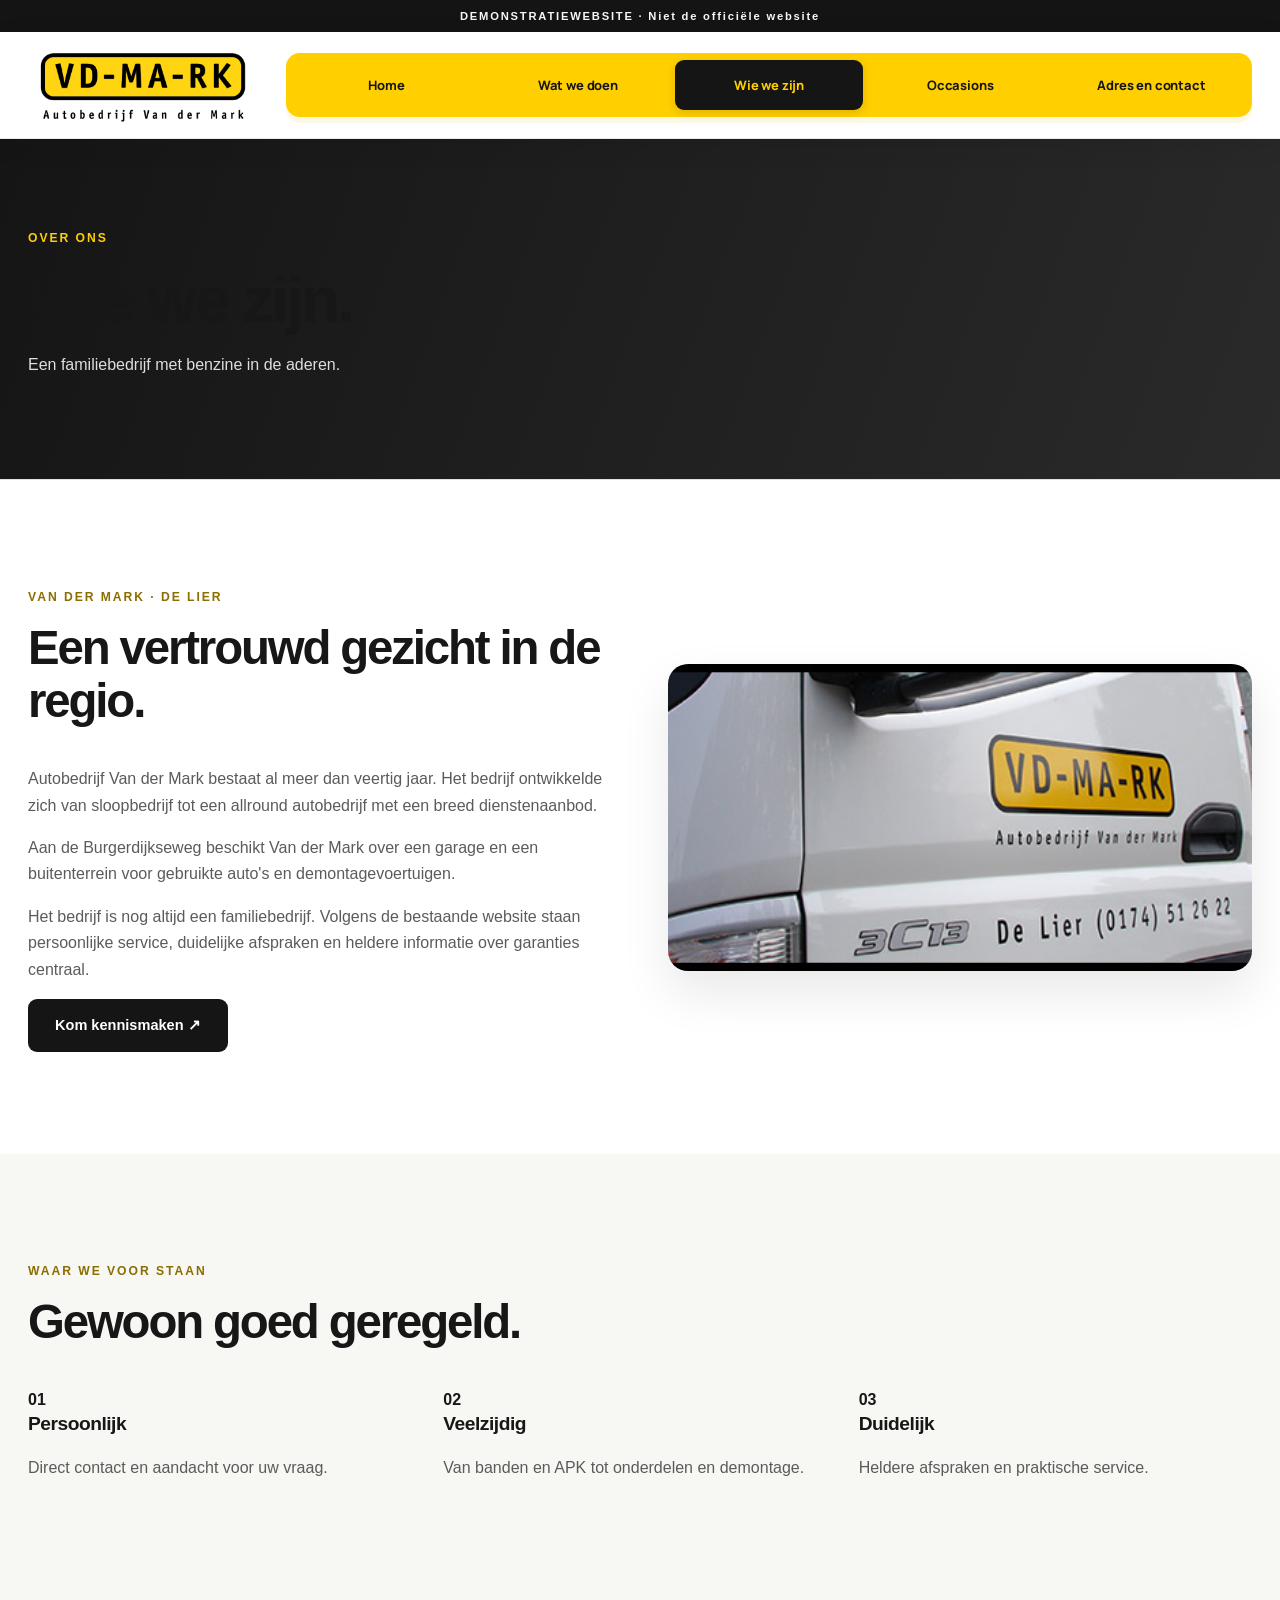
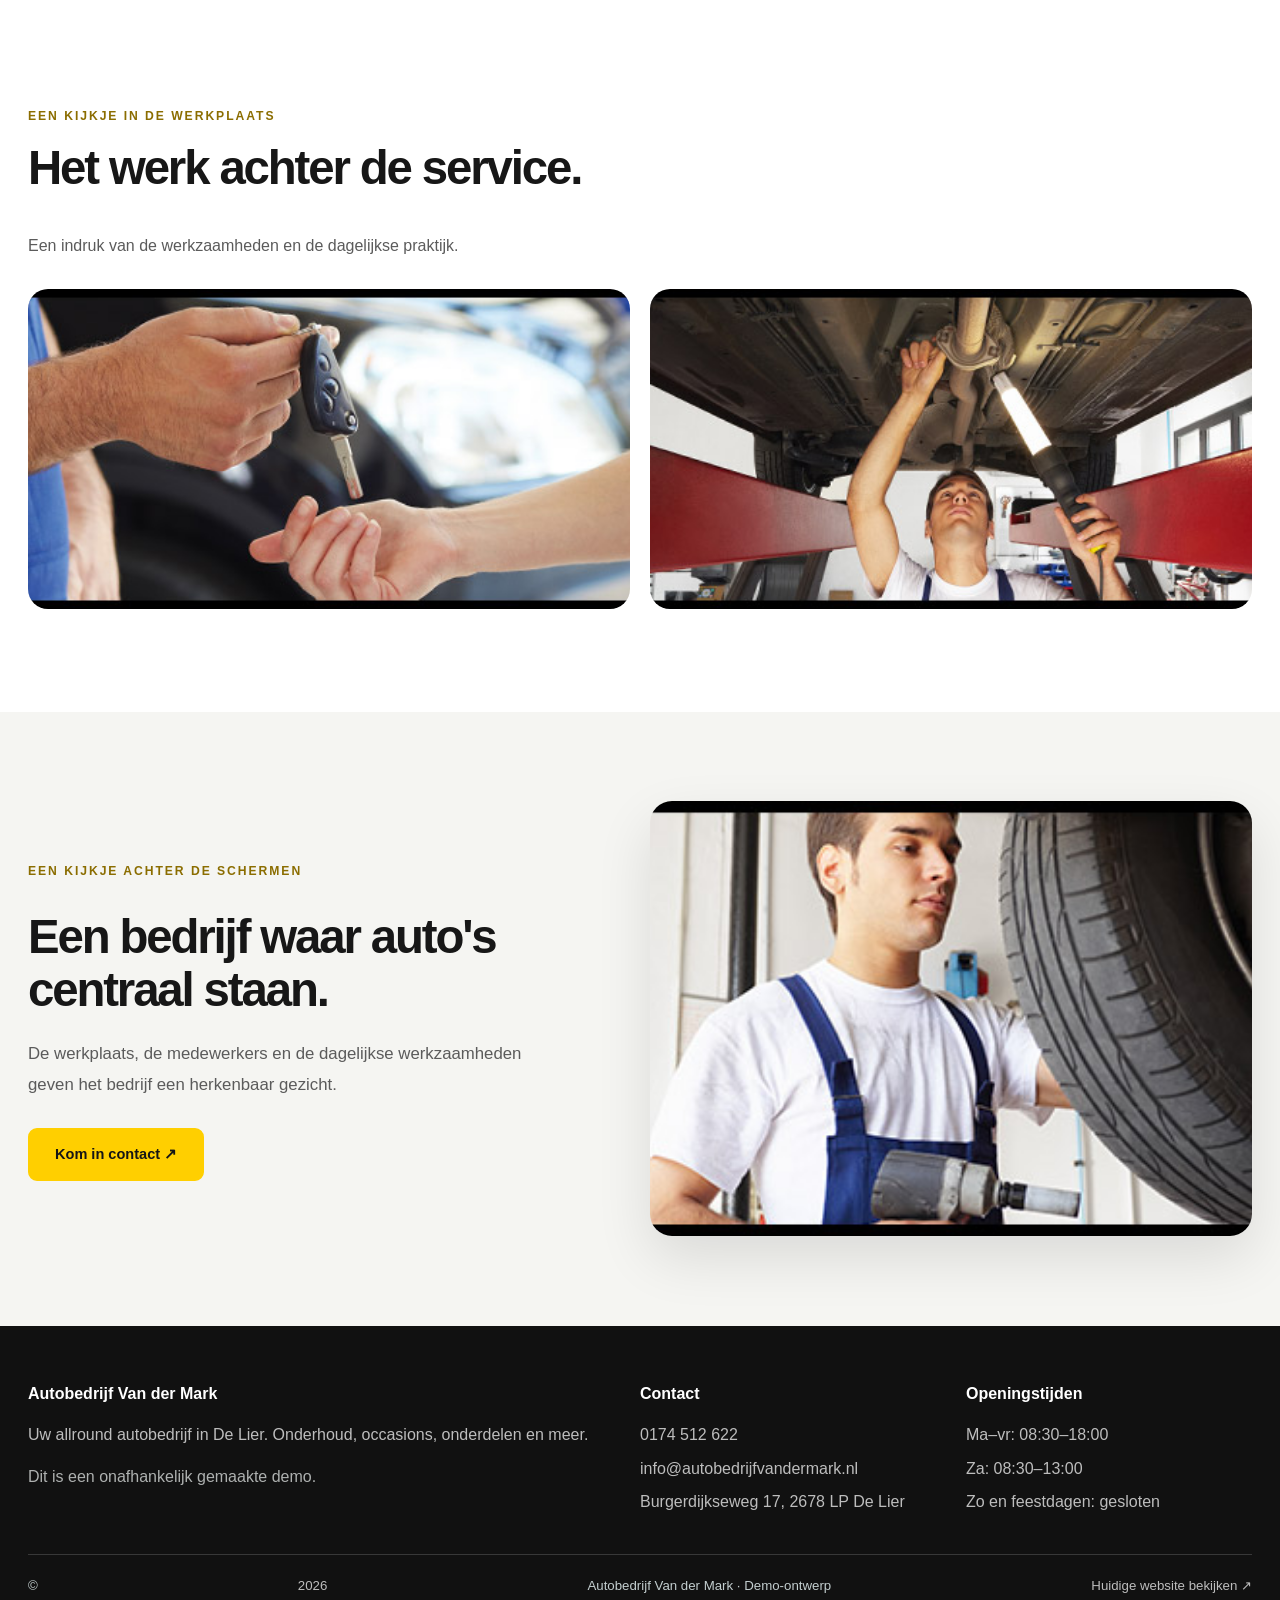
<file: over-ons.html>
<!doctype html><html lang="nl"><head><meta charset="utf-8"><meta name="viewport" content="width=device-width,initial-scale=1"><meta name="description" content="Autobedrijf Van der Mark in De Lier: occasions, APK, onderhoud, auto-onderdelen en autodemontage. Demo-website."><title>Wie we zijn | Autobedrijf Van der Mark – DEMO</title><link rel="icon" type="image/png" href="images/logo.png"><meta name="theme-color" content="#ffcf00"><meta property="og:type" content="website"><meta property="og:image" content="https://efe076.github.io/VD-MARK/images/logo.png"><link rel="preconnect" href="https://fonts.googleapis.com"><link rel="preconnect" href="https://fonts.gstatic.com" crossorigin><link href="https://fonts.googleapis.com/css2?family=Manrope:wght@500;600;700;800&display=swap" rel="stylesheet"><link rel="stylesheet" href="css/style.css?v=20261028-7"><script src="js/main.js?v=20261028-7" defer></script></head><body><a class="skip-link" href="#main-content">Direct naar inhoud</a><div class="demo-strip">DEMONSTRATIEWEBSITE · Niet de officiële website</div><header class="site-header"><div class="container header-inner"><a href="index.html" class="brand" aria-label="Autobedrijf Van der Mark, naar home"><img class="brand-official-logo" src="images/logo.png" alt="VD-MA-RK — Autobedrijf Van der Mark" width="320" height="124"></a><button id="menu-toggle" class="menu-toggle" aria-controls="main-nav" aria-expanded="false" aria-label="Open navigatie"><span></span><span></span><span></span></button><nav id="main-nav" class="nav" aria-label="Hoofdnavigatie"><a href="index.html" class="">Home</a><a href="diensten.html" class="">Wat we doen</a><a href="over-ons.html" class="active">Wie we zijn</a><a href="occasions.html" class="">Occasions</a><a href="contact.html" class="">Adres en contact</a></nav></div></header><main id="main-content"><section class="page-hero"><div class="container"><span class="eyebrow light">OVER ONS</span><h1>Wie we zijn.</h1><p>Een familiebedrijf met benzine in de aderen.</p></div></section><section class="section"><div class="container split about-split"><div><span class="eyebrow">VAN DER MARK · DE LIER</span><h2>Een vertrouwd gezicht in de regio.</h2><p>Autobedrijf Van der Mark bestaat al meer dan veertig jaar. Het bedrijf ontwikkelde zich van sloopbedrijf tot een allround autobedrijf met een breed dienstenaanbod.</p><p>Aan de Burgerdijkseweg beschikt Van der Mark over een garage en een buitenterrein voor gebruikte auto's en demontagevoertuigen.</p><p>Het bedrijf is nog altijd een familiebedrijf. Volgens de bestaande website staan persoonlijke service, duidelijke afspraken en heldere informatie over garanties centraal.</p><a class="btn btn-dark" href="contact.html">Kom kennismaken ↗</a></div><div class="split-visual"><img src="images/Image4.png" alt="Bedrijfswagen van Autobedrijf Van der Mark" onerror="this.onerror=null;this.src='images/workshop.svg'" loading="lazy"></div></div></section><section class="section section-muted"><div class="container"><span class="eyebrow">WAAR WE VOOR STAAN</span><h2>Gewoon goed geregeld.</h2><div class="features"><div><b>01</b><h3>Persoonlijk</h3><p>Direct contact en aandacht voor uw vraag.</p></div><div><b>02</b><h3>Veelzijdig</h3><p>Van banden en APK tot onderdelen en demontage.</p></div><div><b>03</b><h3>Duidelijk</h3><p>Heldere afspraken en praktische service.</p></div></div></div></section><section class="section"><div class="container about-gallery"><div><span class="eyebrow">EEN KIJKJE IN DE WERKPLAATS</span><h2>Het werk achter de service.</h2><p>Een indruk van de werkzaamheden en de dagelijkse praktijk.</p></div><div class="gallery-grid"><img src="images/Image5.png" alt="Werkplaats en werkzaamheden aan voertuigen" loading="lazy"><img src="images/Image7.png" alt="Monteur voert werkzaamheden uit onder een voertuig" loading="lazy"></div></div></section><section class="premium-feature"><div class="container premium-feature-grid"><div><span class="eyebrow">EEN KIJKJE ACHTER DE SCHERMEN</span><h2>Een bedrijf waar auto's centraal staan.</h2><p>De werkplaats, de medewerkers en de dagelijkse werkzaamheden geven het bedrijf een herkenbaar gezicht.</p><a class="btn btn-primary" href="contact.html">Kom in contact ↗</a></div><img src="images/Image6.png" alt="Werkplaats van het autobedrijf" loading="lazy"></div></section></main><footer class="footer"><div class="container footer-grid"><div><strong>Autobedrijf Van der Mark</strong><p>Uw allround autobedrijf in De Lier. Onderhoud, occasions, onderdelen en meer.</p><span class="muted">Dit is een onafhankelijk gemaakte demo.</span></div><div><strong>Contact</strong><a href="tel:+31174512622">0174 512 622</a><a href="mailto:info@autobedrijfvandermark.nl">info@autobedrijfvandermark.nl</a><span>Burgerdijkseweg 17, 2678 LP De Lier</span></div><div><strong>Openingstijden</strong><span>Ma–vr: 08:30–18:00</span><span>Za: 08:30–13:00</span><span>Zo en feestdagen: gesloten</span></div></div><div class="container footer-bottom">© <span id="year"></span> Autobedrijf Van der Mark · Demo-ontwerp <a href="https://www.autobedrijfvandermark.nl/" target="_blank" rel="noopener noreferrer">Huidige website bekijken ↗</a></div></footer></body></html>
</file>
<file: css/style.css>
:root {
    --red: #bd4038;
    --dark: #243036;
    --ink: #253136;
    --muted: #667277;
    --line: #dde3e2;
    --light: #f3f5f4;
    --white: #fff;
    --radius: 14px
}

* {
    box-sizing: border-box
}

html {
    scroll-behavior: smooth
}

body {
    margin: 0;
    color: var(--ink);
    background: #fff;
    font: 16px/1.65 system-ui, -apple-system, Segoe UI, Arial, sans-serif
}

a {
    color: inherit;
    text-decoration: none
}

img {
    display: block;
    max-width: 100%
}

h1,
h2,
h3,
p {
    margin-top: 0
}

h1,
h2,
h3 {
    line-height: 1.18
}

h1 {
    font-size: clamp(2.4rem, 5vw, 4.6rem);
    letter-spacing: -.045em
}

h2 {
    font-size: clamp(1.8rem, 3vw, 2.8rem);
    letter-spacing: -.035em
}

h3 {
    font-size: 1.2rem
}

p {
    color: var(--muted)
}

.container {
    width: min(1160px, calc(100% - 40px));
    margin-inline: auto
}

.demo-strip {
    background: var(--red);
    color: white;
    text-align: center;
    padding: 7px 15px;
    font-size: .78rem;
    font-weight: 700;
    letter-spacing: .08em
}

.site-header {
    position: sticky;
    top: 0;
    z-index: 20;
    background: white;
    border-bottom: 1px solid var(--line);
    box-shadow: 0 4px 22px #172a3010
}

.header-inner {
    display: flex;
    align-items: center;
    justify-content: space-between;
    gap: 20px;
    min-height: 82px
}

.brand {
    display: flex;
    align-items: center;
    gap: 12px;
    font-weight: 800;
    line-height: 1.2
}

.brand-symbol {
    display: grid;
    place-items: center;
    width: 42px;
    height: 42px;
    border-radius: 10px;
    background: var(--red);
    color: white;
    font-weight: 900
}

.brand-text {
    max-width: 220px
}

.nav {
    display: flex;
    align-items: center;
    gap: 24px
}

.nav a {
    font-size: .92rem;
    font-weight: 650;
    padding: 12px 0;
    border-bottom: 2px solid transparent
}

.nav a:hover,
.nav a.active {
    color: var(--red);
    border-color: var(--red)
}

.menu-toggle {
    display: none;
    background: transparent;
    border: 1px solid var(--line);
    border-radius: 8px;
    padding: 10px;
    cursor: pointer;
    font-size: 1.3rem
}

.btn {
    display: inline-flex;
    align-items: center;
    justify-content: center;
    gap: 8px;
    border-radius: 8px;
    padding: 13px 22px;
    font-weight: 750;
    line-height: 1.3;
    transition: transform .2s, background .2s, border-color .2s;
    border: 2px solid transparent;
    cursor: pointer
}

.btn:hover {
    transform: translateY(-2px)
}

.btn-primary {
    background: var(--red);
    color: white
}

.btn-primary:hover {
    background: #9e302b
}

.btn-dark {
    background: var(--dark);
    color: white
}

.btn-white {
    background: white;
    color: var(--dark)
}

.btn-outline {
    border-color: #aab4b6;
    color: var(--dark)
}

.actions {
    display: flex;
    flex-wrap: wrap;
    gap: 12px;
    margin-top: 24px
}

.hero {
    background: linear-gradient(125deg, #243238, #34464a);
    color: white;
    overflow: hidden
}

.hero-inner {
    display: grid;
    grid-template-columns: 1.08fr 1fr;
    gap: 55px;
    align-items: center;
    padding-block: 80px
}

.hero p,
.hero .eyebrow {
    color: #d4dddd
}

.hero-art {
    background: #44565a;
    border-radius: 18px;
    overflow: hidden;
    box-shadow: 0 25px 60px #0004
}

.hero-art img {
    width: 100%;
    height: 100%;
    object-fit: cover
}

.hero-footer {
    padding: 20px 0;
    border-top: 1px solid #ffffff33;
    color: #e5ecec;
    font-size: .9rem
}

.eyebrow {
    text-transform: uppercase;
    letter-spacing: .13em;
    font-size: .75rem;
    font-weight: 800;
    color: var(--red);
    margin-bottom: 14px
}

.eyebrow.light {
    color: #f0b5ae
}

.page-hero {
    padding: 65px 0;
    background: var(--light);
    border-bottom: 1px solid var(--line)
}

.page-hero h1 {
    font-size: clamp(2.2rem, 4vw, 3.6rem);
    margin-bottom: 14px
}

.page-hero p {
    max-width: 760px
}

.section {
    padding: 75px 0
}

.section-muted {
    background: var(--light)
}

.section-head {
    display: flex;
    justify-content: space-between;
    align-items: end;
    gap: 24px;
    margin-bottom: 32px
}

.section-head p {
    max-width: 660px
}

.services-grid,
.features {
    display: grid;
    grid-template-columns: repeat(3, 1fr);
    gap: 22px
}

.service-card,
.form-panel,
.car-card,
.contact-detail,
.info-banner {
    background: white;
    border: 1px solid var(--line);
    border-radius: var(--radius);
    padding: 25px;
    box-shadow: 0 5px 20px #172a3008
}

.service-card {
    transition: transform .2s, box-shadow .2s
}

.service-card:hover,
.car-card:hover {
    transform: translateY(-3px);
    box-shadow: 0 14px 32px #172a3018
}

.service-icon,
.detail-icon {
    display: grid;
    place-items: center;
    background: #fbe9e6;
    color: var(--red);
    width: 48px;
    height: 48px;
    border-radius: 12px;
    margin-bottom: 16px;
    font-size: 1.4rem
}

.text-link {
    color: var(--red);
    font-weight: 800
}

.split,
.split-section {
    display: grid;
    grid-template-columns: 1fr 1fr;
    gap: 55px;
    align-items: center
}

.split-visual {
    border-radius: var(--radius);
    overflow: hidden;
    background: var(--light)
}

.split-visual img {
    width: 100%;
    object-fit: cover
}

.cta-band {
    background: var(--dark);
    color: white
}

.cta-band p {
    color: #d1dbdc
}

.cta-inner {
    display: flex;
    justify-content: space-between;
    align-items: center;
    gap: 30px
}

.filters {
    display: grid;
    grid-template-columns: 2fr 1fr 1fr 1fr;
    gap: 16px;
    padding: 24px;
    background: var(--light);
    border-radius: var(--radius);
    margin-bottom: 24px
}

.filters label,
.form-panel label {
    display: block;
    font-size: .88rem;
    font-weight: 750;
    margin-bottom: 6px
}

.filters input,
.filters select,
.form-panel input,
.form-panel select,
.form-panel textarea {
    width: 100%;
    border: 1px solid #c9d1d1;
    border-radius: 8px;
    background: white;
    padding: 12px 13px;
    color: var(--ink);
    font: inherit
}

.filters input:focus,
.filters select:focus,
.form-panel input:focus,
.form-panel textarea:focus {
    outline: 2px solid var(--red);
    outline-offset: 2px
}

.results-count {
    font-weight: 750;
    margin-bottom: 20px
}

.car-grid {
    display: grid;
    grid-template-columns: repeat(3, 1fr);
    gap: 22px
}

.car-card {
    padding: 0;
    overflow: hidden;
    transition: transform .2s, box-shadow .2s
}

.car-image {
    position: relative;
    background: var(--light)
}

.car-image img {
    width: 100%;
    aspect-ratio: 16/10;
    object-fit: cover
}

.car-image span {
    position: absolute;
    top: 14px;
    left: 14px;
    background: var(--red);
    color: white;
    font-size: .7rem;
    font-weight: 800;
    letter-spacing: .08em;
    padding: 5px 9px;
    border-radius: 5px
}

.car-body {
    padding: 22px
}

.car-meta {
    display: flex;
    flex-wrap: wrap;
    gap: 9px;
    font-size: .82rem;
    color: var(--muted)
}

.car-meta span {
    background: var(--light);
    padding: 4px 8px;
    border-radius: 5px
}

.car-bottom {
    border-top: 1px solid var(--line);
    margin-top: 18px;
    padding-top: 18px;
    display: flex;
    justify-content: space-between;
    align-items: center;
    gap: 12px
}

.car-price {
    font-size: 1.35rem
}

.car-bottom a {
    font-size: .85rem;
    color: var(--red);
    font-weight: 750
}

.empty-state,
.demo-notice,
.info-banner {
    padding: 18px 22px;
    background: #fff5ed;
    border: 1px solid #efddcb;
    border-radius: 10px;
    margin: 20px 0
}

.contact-grid {
    display: grid;
    grid-template-columns: 1fr 1.1fr;
    gap: 36px
}

.contact-detail {
    margin-bottom: 15px
}

.form-row {
    display: grid;
    grid-template-columns: 1fr 1fr;
    gap: 16px
}

.form-panel textarea {
    min-height: 140px;
    resize: vertical
}

.form-panel label {
    margin-top: 14px
}

.form-status {
    margin-top: 12px;
    font-weight: 700
}

.form-status.success {
    color: #237345
}

.form-status.error {
    color: #b3322b
}

.hours {
    width: 100%;
    border-collapse: collapse
}

.hours td {
    padding: 8px 0;
    border-bottom: 1px solid var(--line)
}

.hours td:last-child {
    text-align: right
}

.map-section {
    padding: 55px 0;
    background: var(--light)
}

.map-placeholder {
    min-height: 240px;
    border: 2px dashed #aab6b8;
    border-radius: var(--radius);
    display: grid;
    place-items: center;
    text-align: center;
    padding: 30px;
    background: #e6eceb
}

.footer {
    background: #1e292d;
    color: white;
    padding-top: 55px
}

.footer p,
.footer a {
    color: #c3cecf
}

.footer a:hover {
    color: white
}

.footer-grid {
    display: grid;
    grid-template-columns: 2fr 1fr 1fr;
    gap: 40px;
    padding-bottom: 38px
}

.footer-bottom {
    border-top: 1px solid #ffffff2a;
    padding: 20px 0;
    color: #c3cecf;
    font-size: .83rem
}

.muted {
    color: var(--muted)
}

@media(max-width:900px) {

    .hero-inner,
    .split,
    .split-section,
    .contact-grid {
        grid-template-columns: 1fr
    }

    .hero-inner {
        padding-block: 55px
    }

    .services-grid,
    .car-grid,
    .features {
        grid-template-columns: repeat(2, 1fr)
    }

    .filters {
        grid-template-columns: repeat(2, 1fr)
    }

    .nav {
        gap: 12px
    }

    .nav a {
        font-size: .82rem
    }
}

@media(max-width:680px) {
    .container {
        width: min(100% - 28px, 1160px)
    }

    .header-inner {
        min-height: 70px
    }

    .menu-toggle {
        display: block
    }

    .nav {
        display: none;
        position: absolute;
        top: 100%;
        left: 0;
        right: 0;
        background: white;
        box-shadow: 0 15px 25px #0002;
        padding: 18px 22px;
        flex-direction: column;
        align-items: stretch
    }

    .nav.open {
        display: flex
    }

    .nav a {
        font-size: 1rem;
        padding: 10px
    }

    .section {
        padding: 48px 0
    }

    .services-grid,
    .car-grid,
    .features,
    .filters,
    .form-row,
    .footer-grid {
        grid-template-columns: 1fr
    }

    .section-head,
    .cta-inner {
        display: block
    }

    .hero-inner {
        gap: 25px
    }

    .hero h1 {
        font-size: 2.5rem
    }

    .page-hero {
        padding: 45px 0
    }

    .footer-grid {
        gap: 20px
    }

    .car-bottom {
        flex-wrap: wrap
    }
}

@media(prefers-reduced-motion:reduce) {

    *,
    *::before,
    *::after {
        scroll-behavior: auto !important;
        transition: none !important;
        animation: none !important
    }
}

/* Consistente beeldpresentatie: echte werkplaatsfoto's zonder overvolle pagina's */
.hero-art {
    aspect-ratio: 725/360;
    display: flex;
    align-items: stretch
}

.hero-art img {
    width: 100%;
    height: 100%;
    object-fit: cover;
    object-position: center
}

.split-visual {
    aspect-ratio: 725/380;
    display: flex;
    align-items: stretch;
    box-shadow: 0 12px 32px #172a3012
}

.split-visual img {
    width: 100%;
    height: 100%;
    object-fit: cover;
    object-position: center
}

.editorial-photo {
    position: relative;
    overflow: hidden;
    border-radius: var(--radius);
    margin: 0 0 34px;
    background: var(--light);
    box-shadow: 0 12px 30px #172a3014
}

.editorial-photo img {
    display: block;
    width: 100%;
    height: clamp(220px, 31vw, 370px);
    object-fit: cover;
    object-position: center
}

.editorial-photo-caption {
    position: absolute;
    left: 0;
    right: 0;
    bottom: 0;
    padding: 38px 30px 22px;
    background: linear-gradient(transparent, rgba(20, 29, 32, .85));
    color: #fff;
    display: flex;
    gap: 8px;
    flex-direction: column
}

.editorial-photo-caption strong {
    font-size: 1.2rem;
    line-height: 1.3
}

.editorial-photo-caption span {
    color: #e5ebeb;
    font-size: .9rem
}

@media(max-width:680px) {
    .hero-art {
        aspect-ratio: 725/300
    }

    .split-visual {
        aspect-ratio: 725/340
    }

    .editorial-photo img {
        height: 240px
    }

    .editorial-photo-caption {
        padding: 32px 18px 16px
    }
}


/* Huisstijl Van der Mark — geel, zwart en wit */
:root {
    --yellow: #ffcc00;
    --dark: #151515;
    --ink: #181818;
    --muted: #626262;
    --line: #e1e1e1;
    --light: #f5f5f5;
    --white: #fff
}

body {
    color: var(--ink)
}

.demo-strip {
    background: #171717;
    color: #fff
}

.site-header {
    background: #fff;
    border-bottom: 1px solid #e7e7e7
}

.header-inner {
    gap: 24px;
    min-height: 104px
}

.brand {
    display: flex;
    flex: 0 0 auto;
    flex-direction: column;
    align-items: center;
    justify-content: center;
    gap: 5px;
    line-height: 1.1;
    min-width: 235px
}

.brand-logo {
    display: block;
    background: #ffcf00;
    color: #101010;
    border: 5px solid #101010;
    border-radius: 18px;
    box-shadow: inset 0 0 0 2px #fff, 0 0 0 1px #888;
    padding: 7px 13px 5px;
    font-size: clamp(1.35rem, 2.2vw, 2rem);
    font-weight: 950;
    letter-spacing: .11em;
    white-space: nowrap
}

.brand-tagline {
    font-size: .69rem;
    font-weight: 800;
    letter-spacing: .22em;
    color: #181818;
    white-space: nowrap
}

.nav {
    background: #ffcc00;
    border-radius: 22px 0 0 22px;
    min-height: 82px;
    padding: 0 26px;
    gap: clamp(12px, 2.2vw, 32px);
    flex: 1;
    justify-content: space-evenly
}

.nav a {
    color: #141414;
    font-size: .85rem;
    text-transform: uppercase;
    font-weight: 850;
    letter-spacing: .02em;
    border-bottom: 3px solid transparent;
    white-space: nowrap;
    padding: 29px 0
}

.nav a:hover,
.nav a.active {
    color: #111;
    border-bottom-color: #111
}

.hero {
    background: linear-gradient(115deg, #191919, #303030)
}

.hero .eyebrow,
.eyebrow.light {
    color: #ffdb50
}

.hero p {
    color: #ececec
}

.hero h1 em {
    color: #fff
}

.hero-footer {
    display: flex;
    align-items: center;
    justify-content: space-between;
    flex-wrap: wrap;
    gap: 12px 28px;
    border-top: 1px solid #ffffff40;
    padding: 23px 0
}

.hero-footer span {
    display: inline-block;
    white-space: nowrap;
    font-size: .82rem;
    font-weight: 800;
    letter-spacing: .055em
}

.btn-primary {
    background: #ffcc00;
    color: #111;
    border-color: #ffcc00
}

.btn-primary:hover {
    background: #e8b900;
    border-color: #e8b900
}

.btn-outline {
    color: #fff;
    border-color: #fff;
    background: transparent
}

.btn-outline:hover {
    color: #111;
    background: #fff
}

.btn-dark {
    background: #171717;
    color: #fff
}

.btn-white {
    background: #fff;
    color: #111
}

.text-link,
.eyebrow,
.car-bottom a {
    color: #a57c00
}

.service-icon,
.detail-icon {
    background: #fff3b8;
    color: #171717
}

.cta-band {
    background: #1b1b1b
}

.car-image span {
    background: #ffcc00;
    color: #111
}

.footer {
    background: #141414
}

.filters input:focus,
.filters select:focus,
.form-panel input:focus,
.form-panel textarea:focus {
    outline-color: #e0ae00
}

@media(max-width:1050px) {
    .header-inner {
        gap: 12px
    }

    .brand {
        min-width: 190px
    }

    .brand-logo {
        font-size: 1.4rem
    }

    .brand-tagline {
        font-size: .58rem
    }

    .nav {
        gap: 10px;
        padding: 0 14px
    }

    .nav a {
        font-size: .72rem
    }
}

@media(max-width:680px) {
    .header-inner {
        min-height: 82px
    }

    .brand {
        min-width: 0;
        align-items: flex-start
    }

    .brand-logo {
        font-size: 1.25rem;
        padding: 5px 9px;
        border-width: 4px;
        border-radius: 12px
    }

    .brand-tagline {
        font-size: .52rem;
        letter-spacing: .12em
    }

    .menu-toggle {
        display: block;
        background: #ffcc00;
        border-color: #111
    }

    .nav {
        display: none;
        position: absolute;
        top: 100%;
        left: 0;
        right: 0;
        min-height: 0;
        padding: 14px 20px;
        border-radius: 0;
        box-shadow: 0 15px 25px #0002;
        flex-direction: column;
        align-items: stretch;
        gap: 0
    }

    .nav.open {
        display: flex
    }

    .nav a {
        padding: 13px 6px;
        font-size: .9rem
    }

    .hero-footer {
        justify-content: flex-start;
        gap: 10px 20px
    }

    .hero-footer span {
        font-size: .72rem
    }
}

/* Demo 2.0 — samenhangende componenten en mobiele afwerking */
:root{--accent:#ffcc00;--accent-hover:#eab900;--surface:#f6f6f4;--shadow:0 18px 45px rgba(0,0,0,.09)}
html{scroll-padding-top:120px}
body{overflow-x:hidden;-webkit-font-smoothing:antialiased}
:focus-visible{outline:3px solid #b78d00;outline-offset:4px}
.skip-link{position:fixed;top:-100px;left:16px;z-index:100;background:#ffcc00;color:#111;padding:12px 18px;font-weight:800;border-radius:8px}
.skip-link:focus{top:12px}
.container{width:min(1200px,calc(100% - 48px))}
.site-header{box-shadow:0 3px 18px #00000010}
.hero{position:relative;background:radial-gradient(ellipse at 75% 35%,#343434,#171717 70%)}
.hero-inner{gap:clamp(24px,4vw,72px);padding-block:clamp(55px,7vw,100px)}
.hero h1{font-size:clamp(2.8rem,5.4vw,5.3rem);line-height:1.07;letter-spacing:-.055em;margin-bottom:25px}
.hero-copy p{font-size:1.1rem;max-width:570px;line-height:1.8}
.hero-art{border:5px solid #ffffff1b;border-radius:22px;box-shadow:0 28px 55px #0006;aspect-ratio:1.25}
.hero-art img{object-fit:cover}
.hero-footer{gap:16px 26px}
.hero-footer span{display:inline-flex;align-items:center;gap:10px}
.hero-footer span:before{content:"";width:7px;height:7px;border-radius:50%;background:#ffcc00;flex:0 0 7px}
.section{padding-block:clamp(58px,7vw,98px)}
.section-head{align-items:end}
.section-head h2{max-width:690px}
.section-head .text-link{flex-shrink:0}
h2{line-height:1.13;letter-spacing:-.045em}
.eyebrow{display:inline-block}
.service-card{border:1px solid #e7e7e7;box-shadow:0 8px 26px #00000009;min-height:195px;transition:transform .2s ease,box-shadow .2s ease}
.service-card:hover{transform:translateY(-5px);box-shadow:var(--shadow)}
.service-card h3{margin-bottom:10px}
.service-card p{margin-bottom:0}
.split-section{padding-block:70px}
.split-visual{border-radius:18px}
.split>div:last-child p{max-width:550px}
.benefit-grid,.service-steps{display:grid;grid-template-columns:repeat(3,minmax(0,1fr));gap:22px}
.benefit-grid>div,.service-steps>div{background:#fff;border:1px solid #e6e6e6;border-radius:16px;padding:30px;box-shadow:0 6px 22px #00000008}
.benefit-number,.service-steps>div>span{display:block;color:#ac8500;font-size:.83rem;font-weight:900;letter-spacing:.13em;margin-bottom:20px}
.benefit-grid h3,.service-steps h3{margin-bottom:9px}
.benefit-grid p,.service-steps p{margin-bottom:0}
.service-steps{margin-top:38px;margin-bottom:38px}
.contact-promo{display:grid;grid-template-columns:1fr 42%;align-items:center;gap:55px;padding:34px;border-radius:22px;background:#f5f5f3}
.contact-promo h2{max-width:550px}
.contact-promo img{width:100%;height:340px;object-fit:cover;border-radius:14px}
.gallery-grid{display:grid;grid-template-columns:1fr 1fr;gap:20px;margin-top:30px}
.gallery-grid img{width:100%;height:320px;object-fit:cover;border-radius:16px}
.contact-next,.occasion-help{display:flex;align-items:center;justify-content:space-between;gap:28px}
.contact-next>div,.occasion-help>div{max-width:650px}
.occasion-help{background:#f6f6f3;border-radius:18px;padding:32px;margin:40px 0}
.btn{min-height:48px;white-space:normal;text-align:center}
.btn-outline{color:#fff!important;border-color:#e4e4e4!important}
.btn-outline:hover{color:#151515!important;background:#fff}
.btn-primary{background:#ffcc00!important;border-color:#ffcc00!important;color:#141414!important}
.btn-primary:hover{background:#eab900!important;border-color:#eab900!important}
.hero-footer{display:grid;grid-template-columns:repeat(4,minmax(0,1fr));column-gap:18px}
.hero-footer span{white-space:normal;line-height:1.5}
.brand-logo{line-height:1.15}
.brand-tagline{line-height:1.4;text-align:center}
.form-panel,.contact-detail,.car-card{box-shadow:0 7px 25px #0000000b}
.form-panel input:focus-visible,.form-panel select:focus-visible,.form-panel textarea:focus-visible{outline:2px solid #cfa000}
.hours>div{display:flex;justify-content:space-between;gap:15px;border-bottom:1px solid #ddd;padding:11px 0}
.hours>div b{white-space:nowrap}
.map-placeholder{background:linear-gradient(135deg,#eee,#e5e5e5);border-color:#c5c5c5}
.footer-grid>div{display:flex;flex-direction:column;align-items:flex-start;gap:7px}
.footer-grid>div p{margin:0 0 8px}
.footer-grid strong{margin-bottom:8px}
.footer-grid .muted{color:#aeb1b0}
.footer-bottom{display:flex;justify-content:space-between;gap:20px;flex-wrap:wrap}
@media(max-width:950px){.benefit-grid,.service-steps{grid-template-columns:repeat(2,minmax(0,1fr))}.contact-promo{grid-template-columns:1fr 1fr;gap:25px}.hero-footer{grid-template-columns:repeat(2,minmax(0,1fr))}}
@media(max-width:680px){.container{width:calc(100% - 32px)}.hero-inner{padding-block:52px}.hero h1{font-size:clamp(2.5rem,10vw,3.6rem)}.hero-copy p{font-size:1rem}.hero-art{aspect-ratio:1.45}.hero-footer{grid-template-columns:repeat(2,minmax(0,1fr));gap:14px}.hero-footer span{font-size:.68rem}.benefit-grid,.service-steps,.contact-promo,.gallery-grid{grid-template-columns:1fr}.contact-promo{padding:22px}.contact-promo img{height:220px}.gallery-grid img{height:235px}.contact-next,.occasion-help{flex-direction:column;align-items:flex-start}.occasion-help{padding:24px}.section-head .text-link{display:inline-block;margin-top:12px}.hours>div{font-size:.85rem}.footer-bottom{display:block}.footer-bottom a{display:block;margin-top:8px}}

.car-placeholder{aspect-ratio:16/10;display:grid;place-items:center;background:linear-gradient(145deg,#292929,#474747);color:#fff;min-height:180px}
.car-placeholder-content{display:flex;flex-direction:column;align-items:center;gap:5px;text-align:center;padding:25px}
.car-placeholder-content strong{font-size:.84rem;letter-spacing:.11em}
.car-placeholder-content small{font-size:.73rem;color:#ddd}
.car-placeholder-icon{font-size:3rem;color:#ffcc00;line-height:1}

.car-image.car-placeholder>span{position:absolute;top:14px;left:14px;background:#ffcc00;color:#111;font-size:.7rem;font-weight:800;letter-spacing:.08em;padding:5px 9px;border-radius:5px}
.car-placeholder-content .car-placeholder-icon{position:static;background:none;padding:0;border-radius:0;font-size:3rem;color:#ffcc00}

/* Officieel logo: behoud oorspronkelijke verhoudingen en geen nagemaakt woordmerk */
.brand{display:flex;align-items:center;justify-content:center;min-width:220px;flex:0 0 255px;padding:8px 0}
.brand-official-logo{display:block;width:min(100%,255px);height:auto;object-fit:contain}
@media(max-width:1050px){.brand{min-width:165px;flex-basis:190px}.brand-official-logo{width:190px}}
@media(max-width:680px){.brand{min-width:0;flex:0 1 185px;align-items:center}.brand-official-logo{width:185px;max-width:100%}}


/* VD-MARK design system v3 — premium automotive presentation */
:root{--brand-yellow:#ffcf00;--brand-black:#121212;--brand-white:#fff;--page-gray:#f6f6f3;--border-soft:#e7e7e1;--radius-lg:22px}
body{background:#fff;color:#171717;font-family:Inter,"Segoe UI",Arial,sans-serif;line-height:1.65}
h1,h2,h3{font-weight:800;letter-spacing:-.045em}
h2{font-size:clamp(2rem,3.7vw,3.5rem);line-height:1.12}
h3{letter-spacing:-.025em}
p{color:#5b5b5b}
.container{width:min(1240px,calc(100% - 56px))}
.demo-strip{background:#141414!important;color:#f7f7f7!important;font-size:.7rem;letter-spacing:.16em}
.site-header{background:#fff!important;box-shadow:0 8px 30px #0000000b}
.header-inner{min-height:104px}
.brand{flex:0 0 230px;min-width:200px}
.brand-official-logo{width:225px;max-width:100%;height:auto}
.nav{background:#ffcf00!important;border-radius:20px;min-height:68px;justify-content:space-around}
.nav a{color:#151515!important;font-size:.82rem;font-weight:800;transition:opacity .2s ease}
.nav a:hover{opacity:.65}
.nav a.active{border-color:#151515!important}
.hero{background:#151515!important}
.hero-inner{padding-block:clamp(75px,8vw,125px)}
.hero h1{font-size:clamp(3rem,5.6vw,5.7rem);letter-spacing:-.065em;line-height:1.04}
.hero h1 em{font-style:normal;color:#ffcf00}
.hero-copy p{color:#d4d4d4;max-width:540px}
.hero-art{aspect-ratio:1.18;border:0;border-radius:24px;box-shadow:0 28px 80px #0007}
.hero-art img{height:100%;width:100%;object-fit:cover}
.hero-footer{padding:28px 0;gap:20px}
.hero-footer span{font-size:.76rem;letter-spacing:.08em;color:#e5e5e5}
.hero-footer span:before{background:#ffcf00}
.eyebrow{font-weight:850;font-size:.76rem;letter-spacing:.16em;color:#8b6d00}
.eyebrow.light{color:#ffcf00}
.btn{border-radius:9px;padding:15px 25px;font-size:.91rem;font-weight:800;transition:transform .18s,background .18s,box-shadow .18s}
.btn:hover{transform:translateY(-2px)}
.btn-primary{background:#ffcf00!important;color:#151515!important;border-color:#ffcf00!important}
.btn-primary:hover{background:#eabf00!important;box-shadow:0 10px 24px #ffcf0030}
.btn-dark{background:#151515!important;color:#fff!important}
.btn-outline{border-color:#ffffffa6!important;color:#fff!important;background:transparent!important}
.btn-outline:hover{background:#fff!important;color:#151515!important}
.btn-white{color:#111!important}
.section{padding-block:clamp(75px,8vw,120px)}
.section-muted{background:#f7f7f4}
.section-head{margin-bottom:38px}
.service-card{border:1px solid #eaeae6;border-radius:17px;background:#fff;padding:30px;box-shadow:0 10px 35px #00000007}
.service-icon{background:#fff1b0!important;color:#151515!important;border-radius:12px}
.service-card p{line-height:1.7}
.split-section{padding-block:90px}
.split-visual{border-radius:20px;box-shadow:0 22px 50px #00000017}
.cta-band{background:#171717!important}
.cta-band h2{color:#fff}
.cta-band p{color:#c9c9c9}
.footer{background:#111!important}
.footer p,.footer span,.footer a{color:#bdbdbd}
.footer strong{color:#fff}
.page-hero{background:linear-gradient(110deg,#151515,#2a2a2a)!important;padding-block:85px}
.page-hero h1{font-size:clamp(2.8rem,5vw,4.8rem)}
.page-hero p{color:#dedede}
.premium-feature{background:#f5f5f2;padding:clamp(70px,7vw,105px) 0}
.premium-feature-grid{display:grid;grid-template-columns:minmax(0,1fr) minmax(0,1.08fr);gap:clamp(32px,5vw,80px);align-items:center}
.premium-feature-grid h2{max-width:540px;margin:15px 0 22px}
.premium-feature-grid p{font-size:1.05rem;max-width:540px;line-height:1.85;margin-bottom:28px}
.premium-feature-grid img{width:100%;height:clamp(320px,34vw,500px);object-fit:cover;border-radius:22px;box-shadow:0 22px 55px #0000001c}
.premium-steps{display:grid;grid-template-columns:repeat(3,minmax(0,1fr));gap:20px}
.premium-steps article{padding:35px 30px;background:#fff;border:1px solid #e9e9e6;border-radius:18px;box-shadow:0 12px 35px #00000008}
.premium-steps article>span{display:inline-block;font-weight:900;font-size:1.5rem;color:#c69c00;margin-bottom:25px}
.premium-steps h3{font-size:1.25rem;margin-bottom:12px}
.premium-steps p{margin-bottom:0}
.premium-faq{padding:clamp(70px,8vw,110px) 0;background:#171717}
.premium-faq-grid{display:grid;grid-template-columns:.75fr 1.25fr;gap:clamp(30px,7vw,110px)}
.premium-faq h2{color:#fff}
.premium-faq .eyebrow{color:#ffcf00}
.premium-faq-grid>div>p{color:#bcbcbc}
.premium-questions{display:flex;flex-direction:column;gap:12px}
.premium-questions details{border:1px solid #474747;background:#252525;border-radius:12px;color:#fff;overflow:hidden}
.premium-questions summary{list-style:none;cursor:pointer;padding:21px 54px 21px 22px;font-weight:750;position:relative}
.premium-questions summary::-webkit-details-marker{display:none}
.premium-questions summary:after{content:"+";position:absolute;right:23px;top:16px;color:#ffcf00;font-size:1.5rem;font-weight:500}
.premium-questions details[open] summary:after{content:"−"}
.premium-questions details p{padding:0 22px 22px;margin:0;color:#c9c9c9}
.premium-questions details[open]{border-color:#b59418}
.car-card{overflow:hidden;border-radius:16px}
.car-price{color:#181818!important}
.filters{background:#f7f7f4;border-radius:16px;padding:22px}
.filters label{font-weight:700}
.filters input,.filters select{border-radius:9px}
.contact-grid{gap:55px}
.form-panel{border-radius:20px}
.gallery-grid img{border-radius:20px}
@media(max-width:1080px){.brand{flex-basis:175px;min-width:175px}.brand-official-logo{width:175px}.nav{gap:12px;padding-inline:15px}.nav a{font-size:.72rem}}
@media(max-width:850px){.premium-feature-grid{grid-template-columns:1fr}.premium-feature-grid img{height:370px}.premium-faq-grid{grid-template-columns:1fr}.premium-steps{grid-template-columns:1fr 1fr}.hero-inner{gap:28px}}
@media(max-width:680px){.container{width:calc(100% - 32px)}.header-inner{min-height:80px}.brand{flex:0 1 170px;min-width:0}.brand-official-logo{width:170px}.nav{min-height:0;border-radius:0}.nav a{font-size:.9rem}.hero-inner{padding-block:55px}.hero h1{font-size:clamp(2.7rem,11vw,4rem)}.hero-art{aspect-ratio:1.45}.hero-footer{grid-template-columns:repeat(2,minmax(0,1fr))}.premium-feature{padding:65px 0}.premium-feature-grid img{height:260px}.premium-steps{grid-template-columns:1fr}.premium-faq{padding:70px 0}.premium-questions summary{font-size:.93rem}.section{padding-block:70px}.page-hero{padding-block:62px}}
@media(prefers-reduced-motion:reduce){*,*:before,*:after{scroll-behavior:auto!important;transition:none!important;animation:none!important}}

.inventory-actions{display:flex;align-items:center;justify-content:space-between;gap:15px;margin:0 0 15px;color:#606060;font-size:.9rem}.reset-filters{border:1px solid #d4d4d4;border-radius:9px;background:#fff;color:#191919;padding:10px 16px;font:inherit;font-weight:800;cursor:pointer}.reset-filters:hover{background:#ffcf00;border-color:#ffcf00}@media(max-width:680px){.inventory-actions{align-items:flex-start;flex-direction:column}}


/* Homepage v4: compacte dealer-presentatie, geïnspireerd door informatiearchitectuur */
.v3-hero{background:#171717;color:#fff;overflow:hidden}
.v3-hero-grid{display:grid;grid-template-columns:minmax(0,1fr) minmax(0,1.03fr);gap:clamp(30px,5vw,80px);align-items:center;min-height:490px;padding-block:55px}
.v3-kicker{display:inline-flex;align-items:center;gap:9px;color:#ffcf00;font-size:.73rem;font-weight:850;letter-spacing:.14em}
.v3-dot{width:8px;height:8px;border-radius:50%;background:#ffcf00}
.v3-hero h1{font-size:clamp(3rem,5vw,5.15rem);letter-spacing:-.065em;line-height:1.06;color:#fff;margin:18px 0 20px}
.v3-hero h1 span{color:#ffcf00}
.v3-hero-copy>p{color:#c9c9c9;font-size:1.04rem;line-height:1.8;max-width:520px}
.v3-actions{display:flex;align-items:center;gap:25px;flex-wrap:wrap;margin:27px 0}
.v3-text-button{color:#fff!important;font-weight:800;text-decoration:none;white-space:nowrap}
.v3-text-button span{color:#ffcf00}
.v3-hero-links{display:flex;gap:12px 24px;flex-wrap:wrap;margin-top:37px;border-top:1px solid #444;padding-top:21px}
.v3-hero-links a{color:#ddd;text-decoration:none;font-size:.77rem;font-weight:700}
.v3-hero-links a:hover{color:#ffcf00}
.v3-hero-image{height:390px;position:relative;overflow:hidden;border-radius:18px}
.v3-hero-image>img{width:100%;height:100%;object-fit:cover}
.v3-image-caption{position:absolute;bottom:18px;left:18px;background:#ffcf00;color:#161616;padding:13px 20px;border-radius:8px;display:flex;flex-direction:column;line-height:1.4;box-shadow:0 10px 24px #0003}
.v3-image-caption span{font-size:.6rem;letter-spacing:.13em;font-weight:900}
.v3-image-caption strong{font-size:1.06rem}
.v3-shortcuts{background:#ffcf00;padding:0}
.v3-shortcut-grid{display:grid;grid-template-columns:repeat(4,minmax(0,1fr))}
.v3-shortcut-grid>a{display:flex;align-items:center;gap:12px;padding:21px 15px;text-decoration:none;color:#151515;border-right:1px solid #15151524;min-width:0;transition:background .18s}
.v3-shortcut-grid>a:first-child{border-left:1px solid #15151524}
.v3-shortcut-grid>a:hover{background:#f0c100}
.v3-shortcut-icon{font-size:.78rem;font-weight:900;border:2px solid #171717;border-radius:50%;width:36px;height:36px;display:grid;place-items:center;flex:0 0 36px}
.v3-shortcut-grid>a>div{display:flex;flex-direction:column;min-width:0}
.v3-shortcut-grid strong{font-size:.87rem;line-height:1.35}
.v3-shortcut-grid small{font-size:.68rem;color:#383838;line-height:1.5}
.v3-shortcut-grid b{margin-left:auto;font-size:1.2rem}
.v3-showcase{padding:74px 0 68px;background:#fff}
.v3-section-heading{display:flex;align-items:end;justify-content:space-between;gap:20px;margin-bottom:26px}
.v3-section-heading h2{margin:8px 0 6px}
.v3-section-heading p{margin:0}
.v3-link{font-weight:800;color:#111;text-decoration:none;border-bottom:2px solid #ffcf00;white-space:nowrap;padding-bottom:4px}
.v3-car-grid{display:grid;grid-template-columns:repeat(3,minmax(0,1fr));gap:20px}
.v3-car-card{display:block;text-decoration:none;color:#161616;background:#fff;border:1px solid #e7e7e7;border-radius:16px;overflow:hidden;transition:transform .2s,box-shadow .2s}
.v3-car-card:hover{transform:translateY(-4px);box-shadow:0 15px 40px #00000015}
.v3-car-photo{height:205px;position:relative;overflow:hidden;background:#eee}
.v3-car-photo img{height:100%;width:100%;object-fit:cover;transition:transform .3s}
.v3-car-card:hover img{transform:scale(1.04)}
.v3-car-photo span{position:absolute;top:13px;left:13px;background:#ffcf00;padding:5px 9px;font-size:.63rem;font-weight:900;letter-spacing:.08em;border-radius:4px}
.v3-car-body{display:flex;flex-direction:column;gap:7px;padding:19px 21px}
.v3-car-body small{font-weight:850;font-size:.68rem;letter-spacing:.1em;color:#8b6d00}
.v3-car-body strong{font-size:1.15rem;line-height:1.35}
.v3-car-body>span{display:flex;justify-content:space-between;gap:10px;border-top:1px solid #eee;padding-top:12px;margin-top:9px;color:#555;font-size:.83rem}
.v3-car-body b{color:#121212}
.v3-disclaimer{font-size:.72rem;color:#777;margin:14px 0 0}
.v3-about{background:#f6f6f3;padding:65px 0}
.v3-about-grid{display:grid;grid-template-columns:1fr 1fr;gap:clamp(30px,6vw,85px);align-items:center}
.v3-about-images{display:grid;grid-template-columns:1.15fr .85fr;gap:12px;height:315px}
.v3-about-images img{width:100%;height:100%;object-fit:cover;border-radius:13px;min-width:0}
.v3-about-grid h2{margin:10px 0 17px}
.v3-about-grid p{line-height:1.75}
.v3-about-points{display:flex;gap:9px 22px;flex-wrap:wrap;margin:20px 0 24px;font-size:.82rem;font-weight:750}
.v3-bottom-cta{background:#1b1b1b;padding:42px 0}
.v3-bottom-cta-grid{display:flex;align-items:center;justify-content:space-between;gap:28px}
.v3-bottom-cta h2{color:#fff;font-size:clamp(1.8rem,3vw,2.7rem);margin:5px 0}
.v3-bottom-cta p{color:#c8c8c8;margin:0}
.v3-bottom-cta .eyebrow{color:#ffcf00}
.v3-bottom-buttons{display:flex;gap:12px;flex-wrap:wrap}
@media(max-width:1000px){.v3-shortcut-grid{grid-template-columns:repeat(2,minmax(0,1fr))}.v3-shortcut-grid>a{border-bottom:1px solid #15151524}.v3-hero-grid{gap:30px}.v3-hero-image{height:330px}}
@media(max-width:760px){.v3-hero-grid,.v3-about-grid{grid-template-columns:1fr}.v3-hero-grid{padding-block:45px}.v3-hero-image{height:290px}.v3-car-grid{grid-template-columns:1fr 1fr}.v3-about-images{height:260px}.v3-bottom-cta-grid{align-items:flex-start;flex-direction:column}.v3-section-heading{align-items:flex-start;flex-direction:column}}
@media(max-width:540px){.v3-hero h1{font-size:clamp(2.65rem,11vw,4rem)}.v3-hero-image{height:240px}.v3-hero-links{margin-top:25px}.v3-shortcut-grid>a{padding:14px 8px;gap:7px}.v3-shortcut-icon{width:28px;height:28px;flex-basis:28px;font-size:.65rem}.v3-shortcut-grid strong{font-size:.72rem}.v3-shortcut-grid small{font-size:.61rem}.v3-shortcut-grid b{display:none}.v3-car-grid{grid-template-columns:1fr}.v3-car-photo{height:210px}.v3-showcase{padding:50px 0}.v3-about{padding:52px 0}.v3-about-images{height:210px}.v3-bottom-buttons{width:100%}.v3-bottom-buttons .btn{flex:1}}


/* Header refresh v5: refined navigation, keep official logo untouched */
.site-header{position:sticky;top:0;z-index:100;background:#fff!important;border-bottom:1px solid #e9e9e9;box-shadow:0 7px 26px rgba(0,0,0,.07)}
.header-inner{min-height:106px;gap:28px}
.site-header .nav{background:#ffcf00!important;border-radius:14px!important;min-height:64px!important;padding:7px!important;display:flex;align-items:center;justify-content:space-between;gap:4px;box-shadow:0 6px 0 #e7b9001c}
.site-header .nav a{position:relative;display:inline-flex;align-items:center;justify-content:center;min-height:50px;flex:1;padding:10px 13px!important;border:0!important;border-radius:9px!important;color:#161616!important;font-size:.76rem!important;font-weight:850!important;letter-spacing:.035em;text-align:center;text-decoration:none;white-space:nowrap;transition:background .2s ease,color .2s ease,transform .2s ease}
.site-header .nav a:after{content:none!important}
.site-header .nav a:hover{background:#ffffffa6!important;opacity:1!important;transform:translateY(-1px)}
.site-header .nav a.active{background:#151515!important;color:#ffcf00!important;box-shadow:0 3px 10px #00000020}
.site-header .nav a:focus-visible{outline:3px solid #151515;outline-offset:2px}
@media(max-width:1050px){.header-inner{gap:15px}.site-header .nav a{font-size:.68rem!important;padding-inline:8px!important;white-space:normal;line-height:1.25}}
@media(max-width:680px){.site-header{position:sticky;top:0}.header-inner{min-height:78px}.site-header .nav{min-height:0!important;box-shadow:0 16px 30px #0000001c;border-radius:0 0 14px 14px!important;padding:10px!important;gap:5px}.site-header .nav a{justify-content:flex-start;min-height:46px;font-size:.87rem!important;padding:12px 15px!important}.site-header .nav a.active{background:#151515!important;color:#ffcf00!important}}


/* Navbar typography refinement: Manrope for clean automotive UI */
.site-header .nav a{
 font-family:"Manrope","Segoe UI",Arial,sans-serif!important;
 font-size:.81rem!important;
 font-weight:750!important;
 letter-spacing:-.012em!important;
 text-transform:none!important;
 line-height:1.2!important;
}
@media(max-width:1050px){.site-header .nav a{font-size:.75rem!important;letter-spacing:-.018em!important}}
@media(max-width:680px){.site-header .nav a{font-size:.94rem!important;font-weight:750!important}}


/* Responsive hamburger navigation v7: tablet and mobile */
@media(min-width:901px){.site-header .menu-toggle{display:none!important}.site-header .nav{display:flex!important}}
@media(max-width:900px){
 .site-header{position:sticky;top:0;z-index:200;overflow:visible}
 .site-header .header-inner{position:relative;min-height:82px;display:flex;align-items:center;justify-content:space-between;gap:12px}
 .site-header .brand{flex:0 1 205px;min-width:0;margin-right:auto}
 .site-header .brand-official-logo{width:min(100%,205px);height:auto}
 .site-header .menu-toggle{display:flex!important;position:relative;z-index:205;flex:0 0 49px;width:49px;height:49px;align-items:center;justify-content:center;flex-direction:column;gap:5px;border:1px solid #d8ad00;background:#ffcf00;border-radius:12px;cursor:pointer;box-shadow:0 4px 12px #00000012;padding:0}
 .site-header .menu-toggle span{display:block;width:21px;height:2.5px;background:#151515;border-radius:4px;transition:transform .2s,opacity .2s}
 .site-header .menu-toggle[aria-expanded="true"] span:nth-child(1){transform:translateY(7.5px) rotate(45deg)}
 .site-header .menu-toggle[aria-expanded="true"] span:nth-child(2){opacity:0}
 .site-header .menu-toggle[aria-expanded="true"] span:nth-child(3){transform:translateY(-7.5px) rotate(-45deg)}
 .site-header #main-nav.nav{display:none!important;position:absolute!important;top:calc(100% - 1px);left:0;right:0;width:100%;min-height:0!important;z-index:201;flex-direction:column!important;align-items:stretch!important;justify-content:flex-start!important;gap:5px!important;padding:13px!important;background:#ffcf00!important;border:1px solid #e6b900;border-radius:0 0 16px 16px!important;box-shadow:0 20px 35px #0000002c!important}
 .site-header #main-nav.nav.open{display:flex!important}
 .site-header #main-nav.nav a{display:flex!important;flex:none!important;justify-content:space-between!important;min-height:47px!important;width:100%;padding:13px 17px!important;text-align:left!important;font-size:.9rem!important;white-space:normal!important;border-radius:9px!important}
 .site-header #main-nav.nav a:before{content:"";width:5px;height:5px;border-radius:50%;background:#161616;opacity:.45;margin-right:12px;flex-shrink:0}
 .site-header #main-nav.nav a.active:before{background:#ffcf00;opacity:1}
 .site-header #main-nav.nav a:hover{transform:none!important;background:#ffffffa3!important}
 .site-header #main-nav.nav a.active:hover{background:#151515!important}
}
@media(max-width:480px){.site-header .header-inner{min-height:74px}.site-header .brand{flex-basis:165px}.site-header .brand-official-logo{width:165px}.site-header .menu-toggle{width:45px;height:45px;flex-basis:45px}.site-header #main-nav.nav{left:0;right:0}}
</file>
